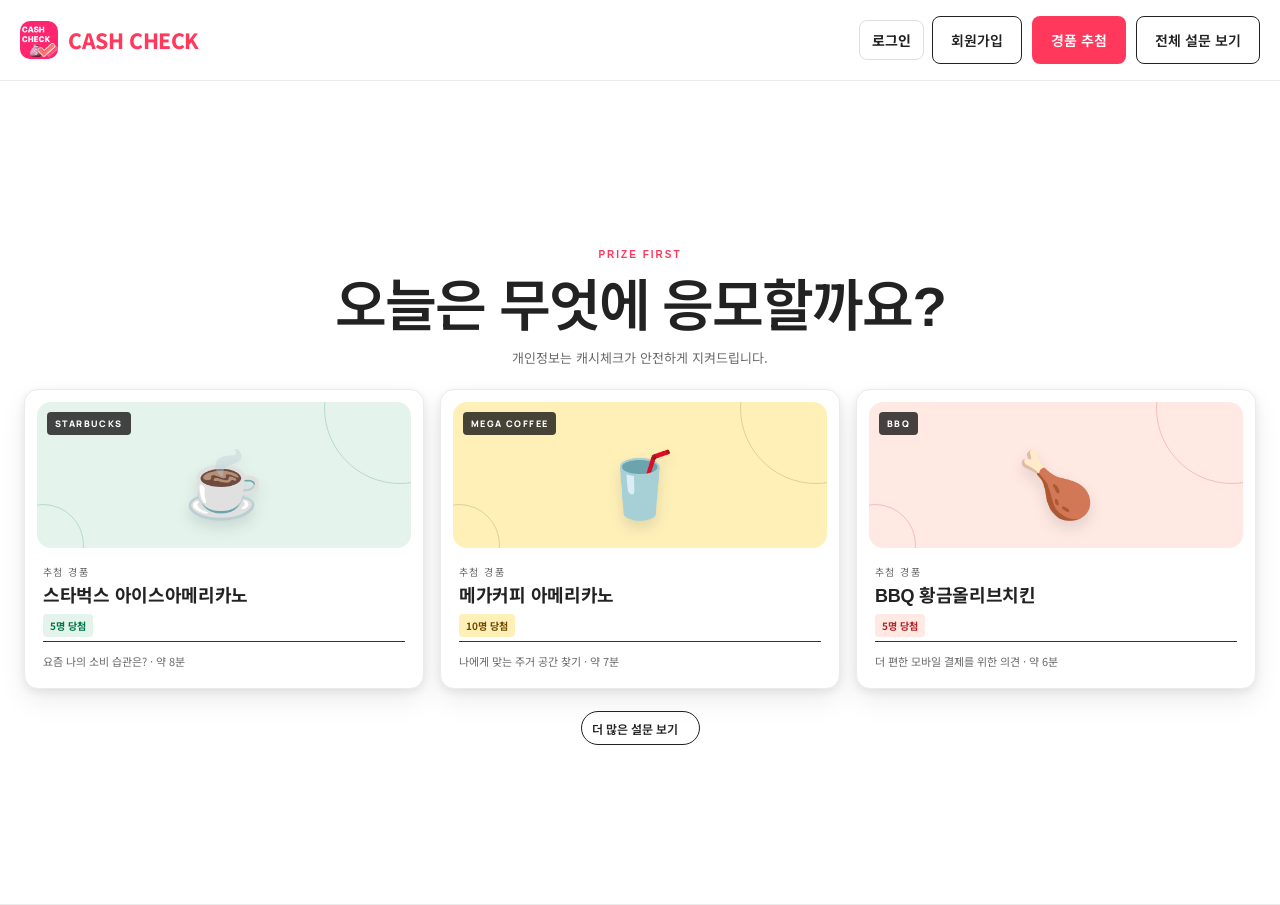
<file: index.html>
<!DOCTYPE html>
<html lang="ko">
<head>
  <meta charset="UTF-8" />
  <meta name="viewport" content="width=device-width, initial-scale=1.0" />
  <meta name="description" content="받고 싶은 경품을 먼저 고르고 연결된 설문에 참여하는 CASH CHECK" />
  <title>CASH CHECK — 경품으로 설문 고르기</title>
  <link rel="preconnect" href="https://fonts.googleapis.com" />
  <link rel="preconnect" href="https://fonts.gstatic.com" crossorigin />
  <link href="https://fonts.googleapis.com/css2?family=Gowun+Dodum&family=Manrope:wght@500;600;700;800&family=Noto+Sans+KR:wght@400;500;600;700;800&display=swap" rel="stylesheet" />
  <link rel="icon" type="image/png" href="./assets/cash-check-logo.png" />
  <link rel="stylesheet" href="./styles.css?v=20260716-logout-hover" />
</head>
<body class="landing-page">
  <a class="skip-link" href="#prizes">경품 목록으로 바로가기</a>

  <header class="site-header landing-header">
    <div class="nav-wrap">
      <a class="brand" href="./index.html" aria-label="CASH CHECK 홈">
        <img class="brand-logo" src="./assets/cash-check-logo.png" alt="" aria-hidden="true" />
        <span>CASH CHECK</span>
      </a>
      <div class="nav-actions">
        <div data-auth-slot></div>
        <a class="button button-small button-primary" href="./admin-draw.html">경품 추첨</a>
        <a class="button button-small button-dark" href="./surveys.html">전체 설문 보기</a>
      </div>
    </div>
  </header>

  <main class="landing-main">
    <section class="opening-section" id="prizes" aria-labelledby="openingTitle">
      <div class="section-shell opening-content">
        <div class="opening-copy">
          <p>PRIZE FIRST</p>
          <h1 id="openingTitle">오늘은 무엇에 응모할까요?</h1>
          <span>개인정보는 캐시체크가 안전하게 지켜드립니다.</span>
        </div>
        <div class="prize-grid" id="openingPrizeGrid" aria-live="polite"></div>
        <a class="opening-skip" href="./surveys.html">더 많은 설문 보기<span aria-hidden="true">→</span></a>
      </div>
    </section>
  </main>

  <script src="./survey-data.js?v=20260716-unified-survey-link" defer></script>
  <script src="/api/config.js" defer></script>
  <script src="./auth.js?v=20260716-2" defer></script>
  <script src="./landing.js" defer></script>
</body>
</html>
</file>
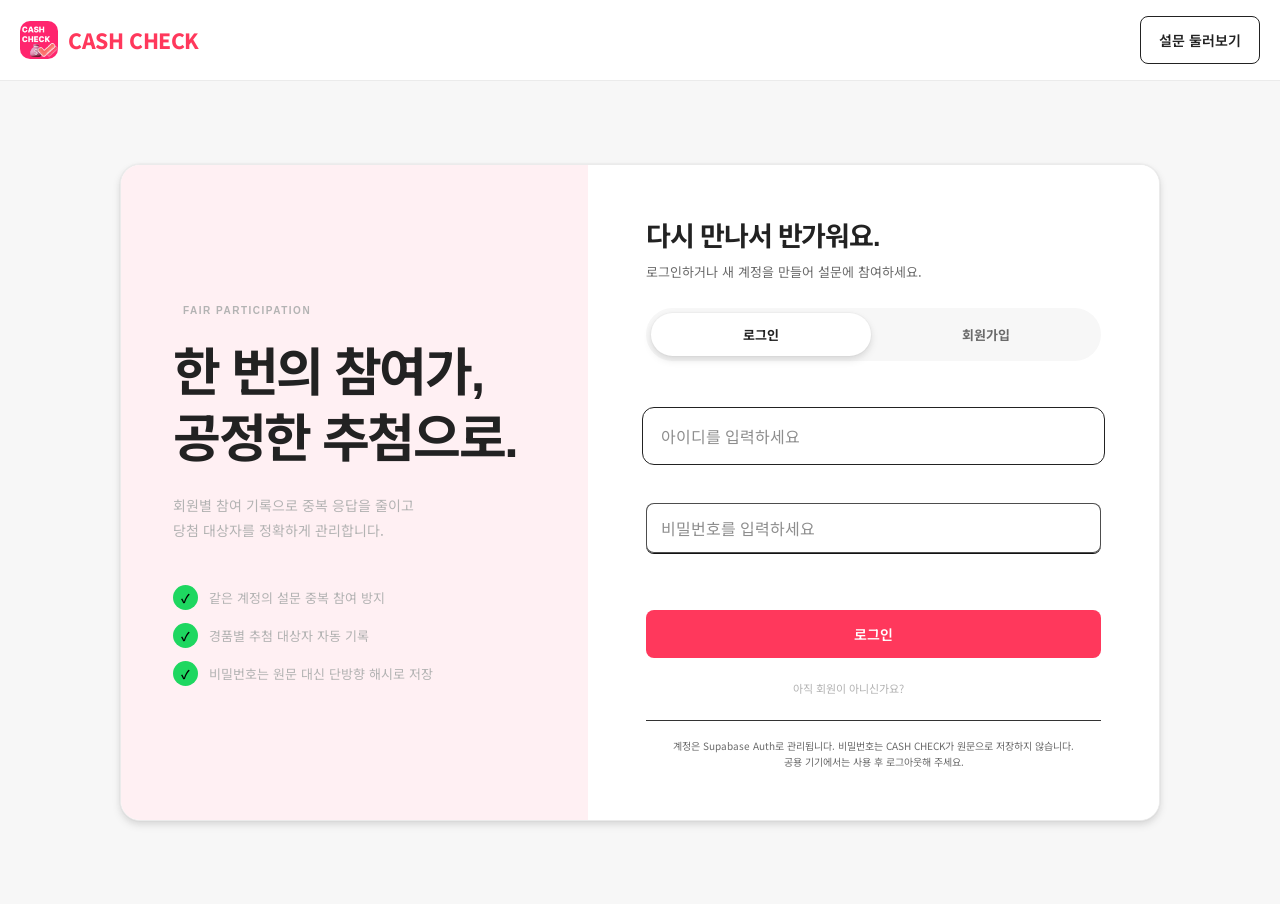
<file: admin-draw.html>
<!DOCTYPE html>
<html lang="ko">
<head>
  <meta charset="UTF-8" />
  <meta name="viewport" content="width=device-width, initial-scale=1.0" />
  <meta name="description" content="CASH CHECK 설문 경품 추첨과 공개된 당첨 결과를 확인하는 페이지" />
  <title>CASH CHECK · 경품 추첨 결과</title>
  <link rel="preconnect" href="https://fonts.googleapis.com" />
  <link rel="preconnect" href="https://fonts.gstatic.com" crossorigin />
  <link href="https://fonts.googleapis.com/css2?family=Manrope:wght@500;600;700;800&family=Noto+Sans+KR:wght@400;500;600;700;800&display=swap" rel="stylesheet" />
  <link rel="icon" type="image/png" href="./assets/cash-check-logo.png" />
  <link rel="stylesheet" href="./styles.css?v=20260716-multi-winner-draw" />
</head>
<body class="draw-page">
  <header class="site-header">
    <div class="nav-wrap">
      <a class="brand" href="./index.html" aria-label="CASH CHECK 홈"><img class="brand-logo" src="./assets/cash-check-logo.png" alt="" aria-hidden="true" /><span>CASH CHECK</span></a>
      <span class="draw-admin-badge" id="drawRoleBadge">추첨 결과 공개</span>
      <div class="nav-actions"><div data-auth-slot></div><a class="button button-small button-dark" href="./surveys.html">설문 목록</a></div>
    </div>
  </header>

  <main class="draw-main">
    <section class="draw-hero section-shell">
      <p class="kicker" id="drawHeroKicker">PRIZE DRAW RESULTS</p>
      <h1 id="drawHeroTitle">완료된 설문의<br />당첨 결과를 확인하세요.</h1>
      <p id="drawHeroDescription">추첨은 qwer 마스터 계정에서만 진행하며, 완료된 결과는 모든 로그인 사용자에게 공개합니다.</p>
    </section>

    <section class="section-shell draw-board-shell">
      <div class="draw-loading draw-access-state" id="drawLoading"><span class="loading-spinner" aria-hidden="true"></span><strong>Supabase 참여 기록을 불러오는 중입니다.</strong></div>
      <div class="draw-access-state" id="drawDenied" hidden><span aria-hidden="true">🔐</span><h2>로그인이 필요해요.</h2><p>로그인하면 공개된 경품 추첨 결과를 확인할 수 있어요.</p><a class="button button-primary" href="./auth.html?mode=login&next=./admin-draw.html">로그인하기</a></div>
      <div class="draw-access-state" id="drawEmpty" hidden><span aria-hidden="true">📋</span><h2 id="drawEmptyTitle">아직 공개된 추첨 결과가 없습니다.</h2><p id="drawEmptyDescription">추첨이 완료되면 설문별 당첨 결과가 여기에 공개됩니다.</p><a class="button button-ghost" href="./surveys.html">설문 목록 보기</a></div>
      <div class="draw-access-state draw-error-state" id="drawError" hidden><span aria-hidden="true">⚠️</span><h2>추첨 정보를 불러오지 못했어요.</h2><p id="drawErrorMessage"></p><button class="button button-dark" id="retryDrawData" type="button">다시 불러오기</button></div>
      <div class="draw-board-heading" id="drawBoardHeading" hidden><div><p class="draw-step-label" id="drawBoardLabel">DRAW RESULTS</p><h2 id="drawBoardTitle">공개된 당첨 결과</h2></div><button class="text-button" id="refreshDrawData" type="button">결과 새로고침</button></div>
      <div class="wheel-grid" id="wheelGrid" aria-live="polite"></div>
    </section>
  </main>

  <div class="draw-toast" id="drawToast" role="status" aria-live="polite"></div>
  <script src="./survey-data.js?v=20260716-unified-survey-link" defer></script>
  <script src="/api/config.js" defer></script>
  <script src="./auth.js?v=20260716-3" defer></script>
  <script src="./admin-draw.js?v=20260716-multi-winner-draw" defer></script>
</body>
</html>
</file>
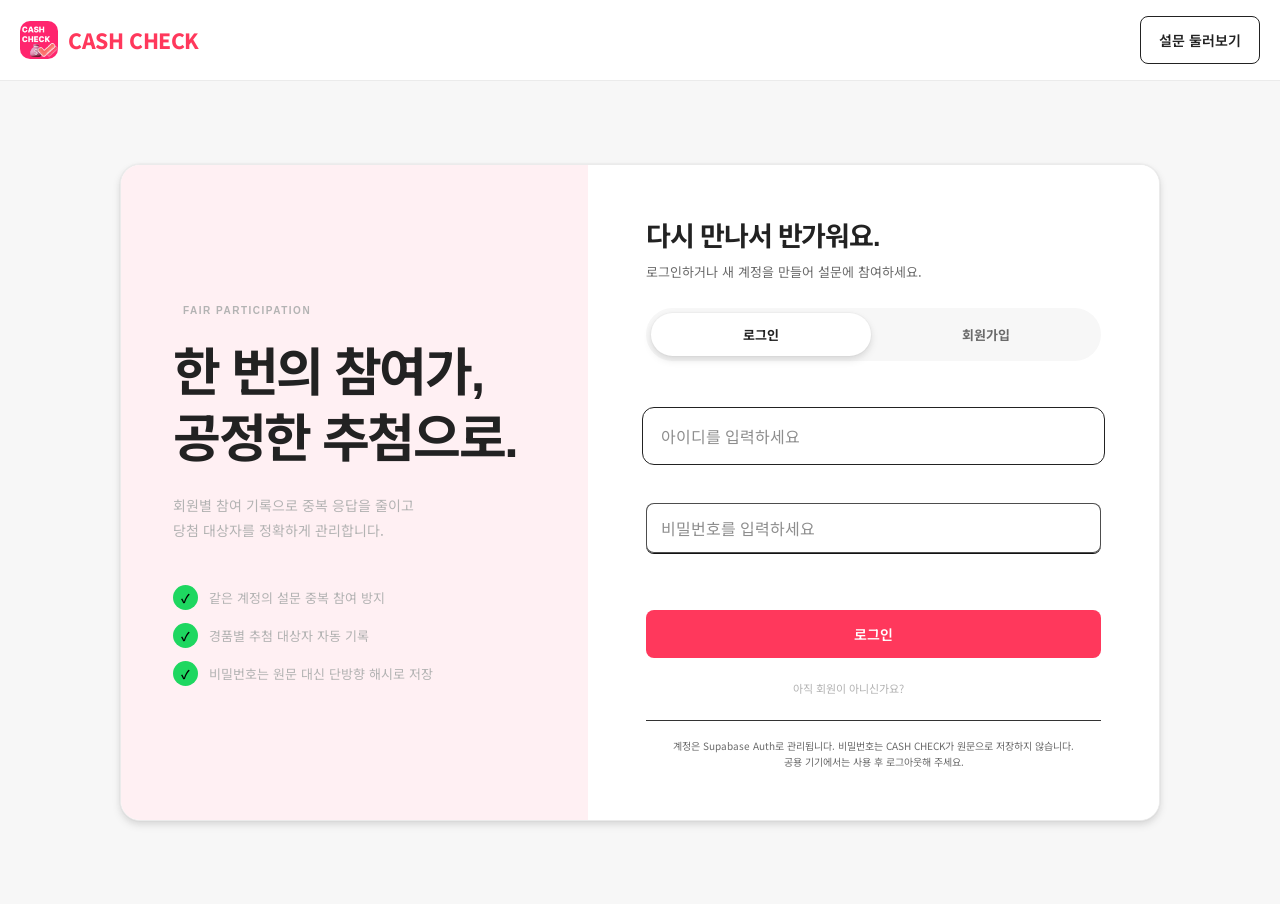
<file: auth.html>
<!DOCTYPE html>
<html lang="ko">
<head>
  <meta charset="UTF-8" />
  <meta name="viewport" content="width=device-width, initial-scale=1.0" />
  <meta name="description" content="CASH CHECK 회원가입 및 로그인" />
  <title>CASH CHECK — 로그인·회원가입</title>
  <link rel="preconnect" href="https://fonts.googleapis.com" />
  <link rel="preconnect" href="https://fonts.gstatic.com" crossorigin />
  <link href="https://fonts.googleapis.com/css2?family=Gowun+Dodum&family=Manrope:wght@500;600;700;800&family=Noto+Sans+KR:wght@400;500;600;700;800&display=swap" rel="stylesheet" />
  <link rel="icon" type="image/png" href="./assets/cash-check-logo.png" />
  <link rel="stylesheet" href="./styles.css?v=20260716-logout-hover" />
</head>
<body class="auth-page">
  <a class="skip-link" href="#authContent">로그인 영역으로 바로가기</a>

  <header class="site-header auth-header">
    <div class="nav-wrap">
      <a class="brand" href="./index.html" aria-label="CASH CHECK 홈">
        <img class="brand-logo" src="./assets/cash-check-logo.png" alt="" aria-hidden="true" />
        <span>CASH CHECK</span>
      </a>
      <a class="button button-small button-dark" href="./surveys.html">설문 둘러보기</a>
    </div>
  </header>

  <main class="auth-main" id="authContent">
    <section class="auth-shell" aria-labelledby="authTitle">
      <div class="auth-intro">
        <p class="auth-kicker">FAIR PARTICIPATION</p>
        <h1 id="authTitle">한 번의 참여가,<br />공정한 추첨으로.</h1>
        <p>회원별 참여 기록으로 중복 응답을 줄이고<br />당첨 대상자를 정확하게 관리합니다.</p>
        <ul class="auth-benefits">
          <li><b>✓</b> 같은 계정의 설문 중복 참여 방지</li>
          <li><b>✓</b> 경품별 추첨 대상자 자동 기록</li>
          <li><b>✓</b> 비밀번호는 원문 대신 단방향 해시로 저장</li>
        </ul>
      </div>

      <div class="auth-panel">
        <div id="authForms">
          <div class="auth-panel-head">
            <h2>다시 만나서 반가워요.</h2>
            <p>로그인하거나 새 계정을 만들어 설문에 참여하세요.</p>
          </div>

          <div class="auth-tabs" role="tablist" aria-label="회원 메뉴">
            <button class="auth-tab active" id="loginTab" type="button" role="tab" aria-selected="true" aria-controls="loginPanel" data-auth-tab="login">로그인</button>
            <button class="auth-tab" id="signupTab" type="button" role="tab" aria-selected="false" aria-controls="signupPanel" data-auth-tab="signup">회원가입</button>
          </div>

          <section id="loginPanel" role="tabpanel" aria-labelledby="loginTab">
            <form class="auth-form" id="loginForm" novalidate>
              <div class="auth-field">
                <label for="loginId">아이디</label>
                <input id="loginId" name="userId" type="text" autocomplete="username" placeholder="아이디를 입력하세요" required />
              </div>
              <div class="auth-field">
                <label for="loginPassword">비밀번호</label>
                <input id="loginPassword" name="password" type="password" autocomplete="current-password" placeholder="비밀번호를 입력하세요" required />
              </div>
              <p class="auth-message" id="loginMessage" role="status" aria-live="polite"></p>
              <button class="button button-primary button-full auth-submit" type="submit">로그인</button>
              <p class="auth-switch">아직 회원이 아니신가요? <button type="button" data-switch-auth="signup">회원가입</button></p>
            </form>
          </section>

          <section id="signupPanel" role="tabpanel" aria-labelledby="signupTab" hidden>
            <form class="auth-form" id="signupForm" novalidate>
              <div class="auth-field">
                <label for="signupId">아이디</label>
                <input id="signupId" name="userId" type="text" autocomplete="username" placeholder="영문·숫자 4~20자" minlength="4" maxlength="20" required />
                <small>영문으로 시작하고 영문, 숫자, 밑줄만 사용할 수 있어요.</small>
              </div>
              <div class="auth-field">
                <label for="signupName">이름</label>
                <input id="signupName" name="name" type="text" autocomplete="name" placeholder="추첨 대상자 확인용 이름" maxlength="30" required />
              </div>
              <div class="auth-field">
                <label for="signupPhone">휴대전화</label>
                <input id="signupPhone" name="phone" type="tel" inputmode="numeric" autocomplete="tel" placeholder="01012345678" maxlength="13" required />
                <small>당첨 시 기프티콘 전달에만 사용합니다.</small>
              </div>
              <div class="auth-field">
                <label for="signupPassword">비밀번호</label>
                <input id="signupPassword" name="password" type="password" autocomplete="new-password" placeholder="영문과 숫자를 포함한 8자 이상" minlength="8" required />
              </div>
              <div class="auth-field">
                <label for="signupPasswordConfirm">비밀번호 확인</label>
                <input id="signupPasswordConfirm" name="passwordConfirm" type="password" autocomplete="new-password" placeholder="비밀번호를 다시 입력하세요" required />
              </div>
              <label class="auth-agreement">
                <input id="privacyConsent" name="privacyConsent" type="checkbox" required />
                <span>중복 참여 확인과 경품 추첨·전달을 위한 회원정보 수집 및 이용에 동의합니다.</span>
              </label>
              <p class="auth-message" id="signupMessage" role="status" aria-live="polite"></p>
              <button class="button button-primary button-full auth-submit" type="submit">회원가입</button>
              <p class="auth-switch">이미 계정이 있으신가요? <button type="button" data-switch-auth="login">로그인</button></p>
            </form>
          </section>

          <p class="auth-security">계정은 Supabase Auth로 관리됩니다. 비밀번호는 CASH CHECK가 원문으로 저장하지 않습니다.<br />공용 기기에서는 사용 후 로그아웃해 주세요.</p>
        </div>

        <section class="account-view" id="accountView" aria-labelledby="accountTitle" hidden>
          <div class="account-badge" aria-hidden="true">✓</div>
          <h2 id="accountTitle"><span id="accountName"></span>님, 로그인했어요.</h2>
          <p>회원별 참여 기록을 기준으로 중복 참여를 확인합니다.</p>
          <div class="account-summary">
            <div><span>아이디</span><strong id="accountId"></strong></div>
            <div><span>참여 설문</span><strong><span id="participationCount">0</span>개</strong></div>
          </div>
          <div class="participation-history">
            <h3>내 설문 참여 기록</h3>
            <ul class="participation-list" id="participationList"></ul>
          </div>
          <div class="account-actions">
            <a class="button button-primary" href="./admin-draw.html" data-master-only hidden>경품 추첨 관리</a>
            <a class="button button-primary" href="./surveys.html">설문 둘러보기</a>
            <button class="button button-ghost" type="button" data-auth-logout>로그아웃</button>
          </div>
        </section>
      </div>
    </section>
  </main>

  <script src="./survey-data.js?v=20260716-unified-survey-link" defer></script>
  <script src="/api/config.js" defer></script>
  <script src="./auth.js?v=20260716-2" defer></script>
</body>
</html>
</file>
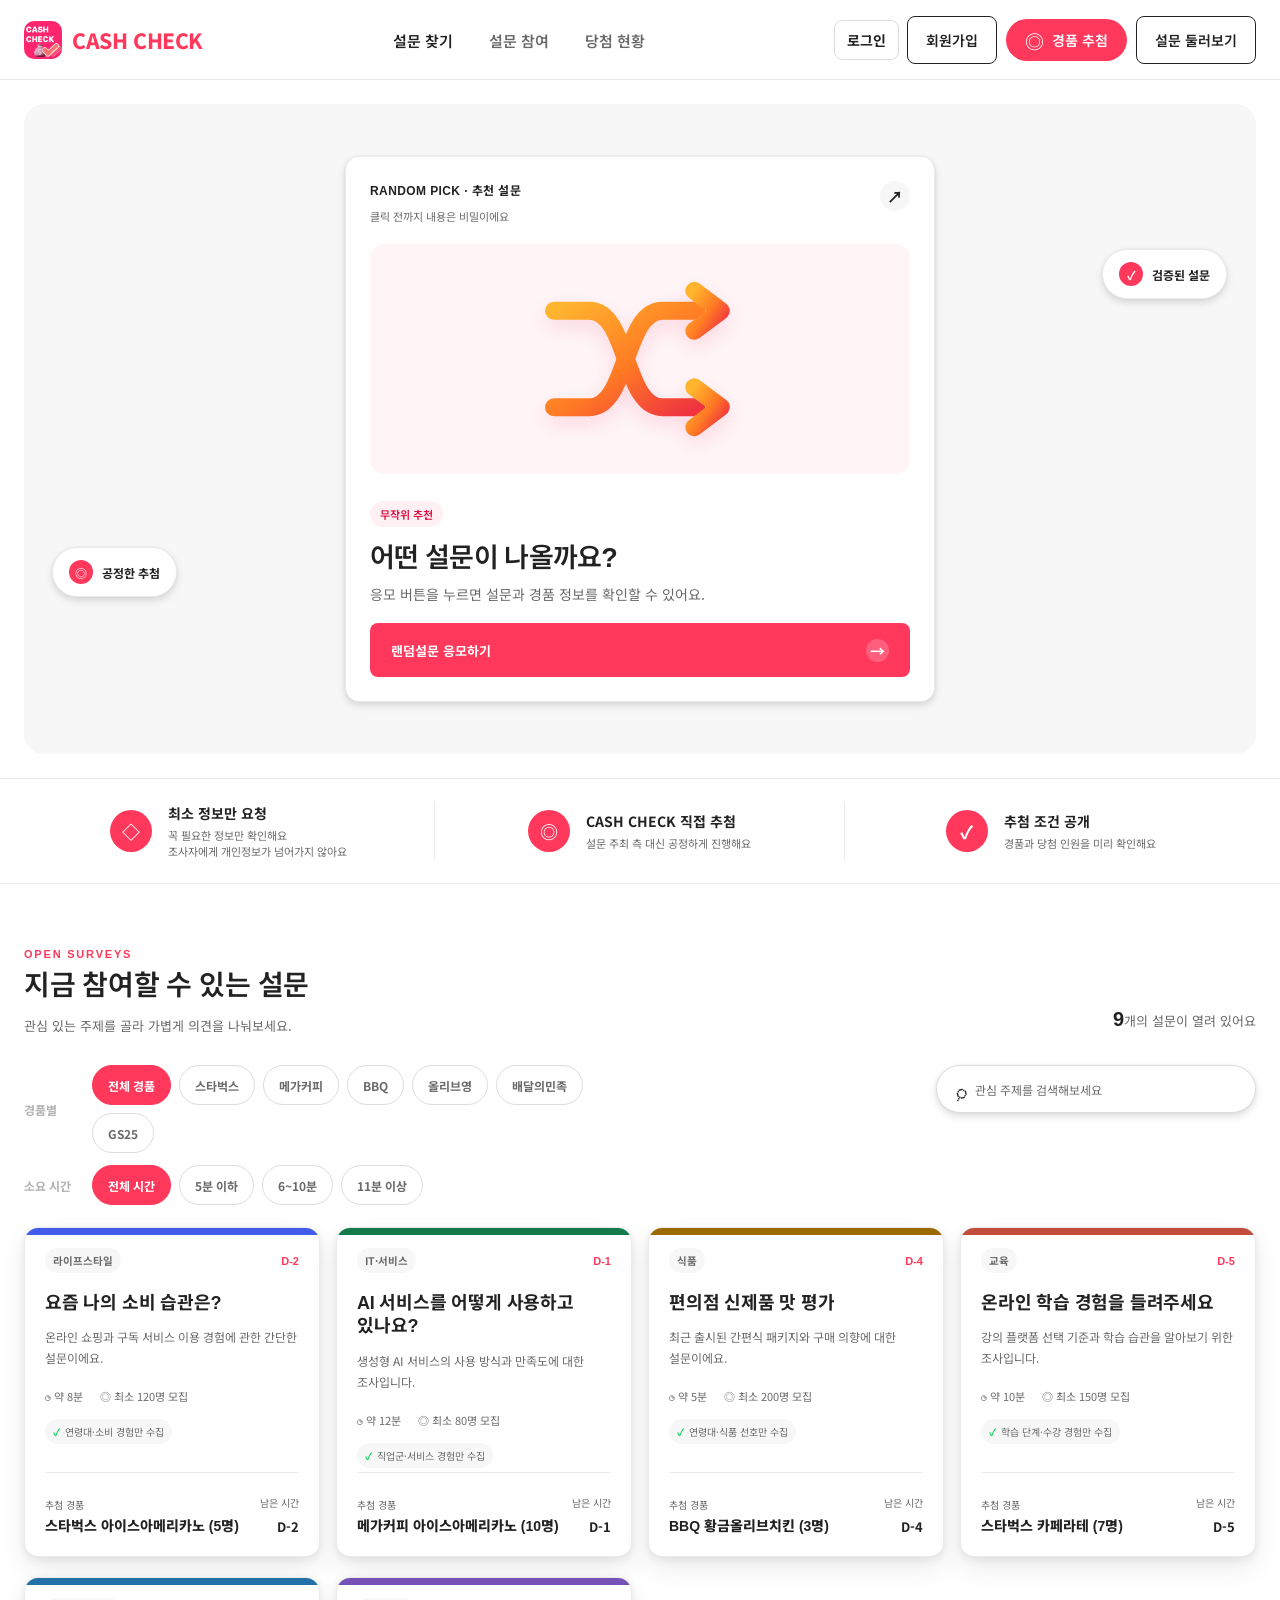
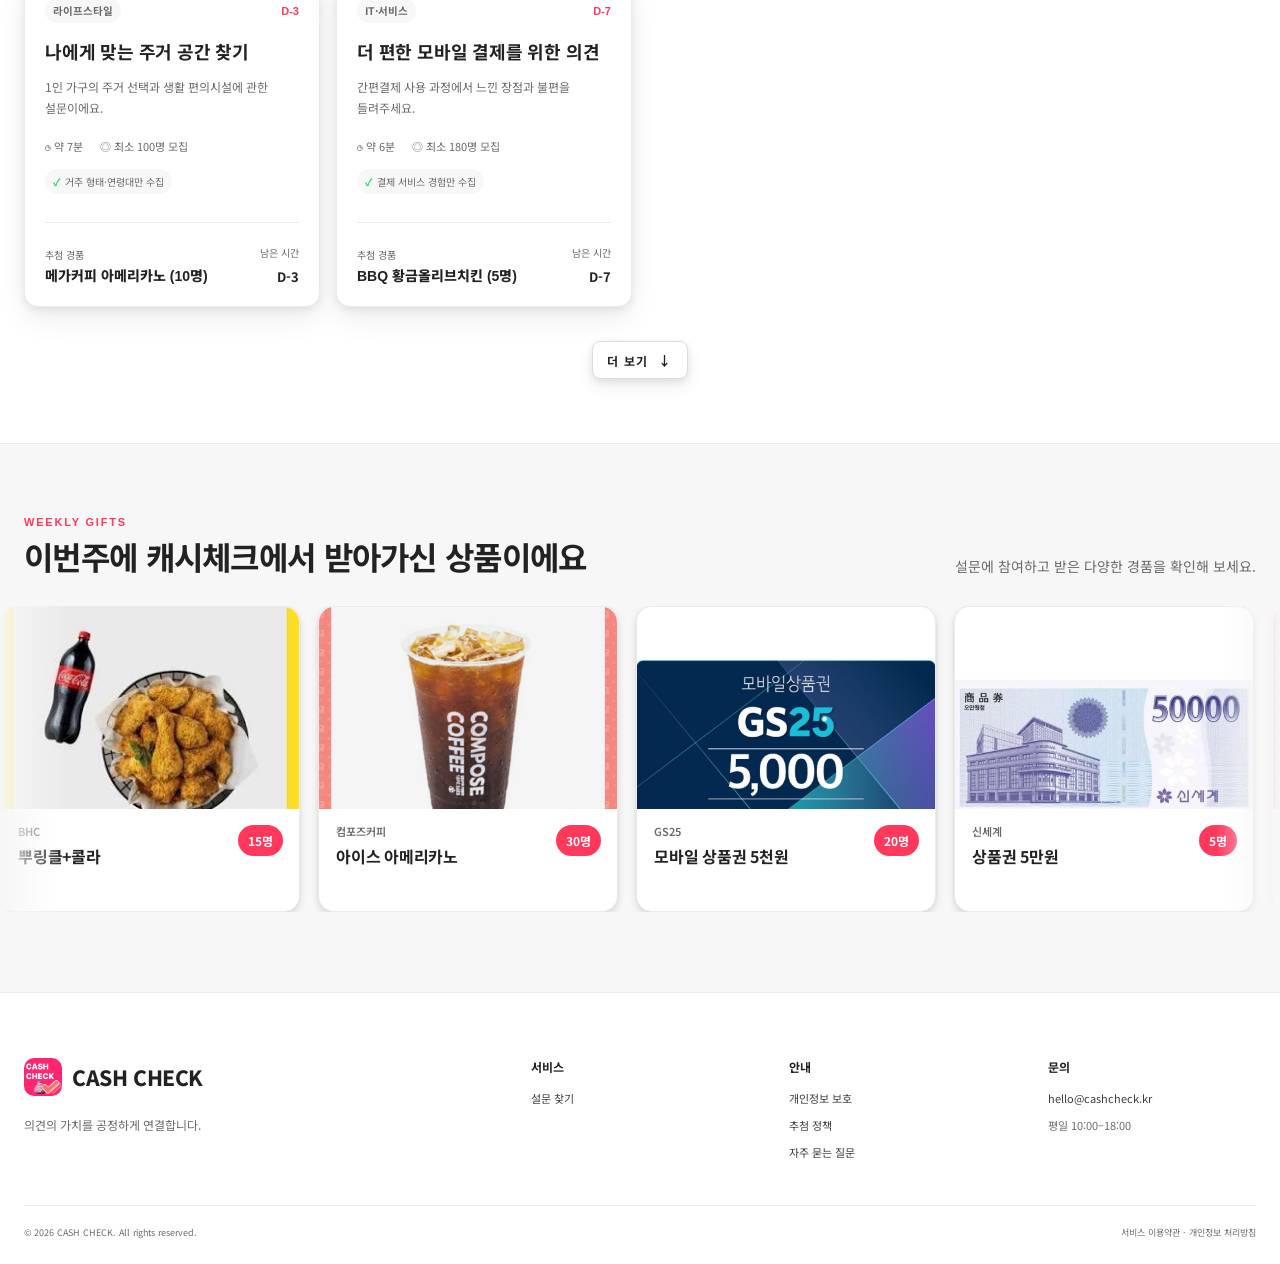
<file: surveys.html>
<!DOCTYPE html>
<html lang="ko">
<head>
  <meta charset="UTF-8" />
  <meta name="viewport" content="width=device-width, initial-scale=1.0" />
  <meta name="description" content="개인정보 노출은 줄이고, 설문 경품 추첨은 투명하게 진행하는 설문 중계 플랫폼 CASH CHECK" />
  <title>CASH CHECK — 설문 찾기</title>
  <link rel="preconnect" href="https://fonts.googleapis.com" />
  <link rel="preconnect" href="https://fonts.gstatic.com" crossorigin />
  <link href="https://fonts.googleapis.com/css2?family=Gowun+Dodum&family=Manrope:wght@500;600;700;800&family=Noto+Sans+KR:wght@400;500;600;700;800&display=swap" rel="stylesheet" />
  <link rel="icon" type="image/png" href="./assets/cash-check-logo.png" />
  <link rel="stylesheet" href="./styles.css?v=20260716-logout-hover" />
</head>
<body class="survey-page">
  <a class="skip-link" href="#survey-board">설문 목록으로 바로가기</a>

  <header class="site-header">
    <div class="nav-wrap">
      <a class="brand" href="./index.html" aria-label="CASH CHECK 랜딩페이지">
        <img class="brand-logo" src="./assets/cash-check-logo.png" alt="" aria-hidden="true" />
        <span>CASH CHECK</span>
      </a>

      <nav class="desktop-nav" aria-label="주요 메뉴">
        <a href="#survey-board">설문 찾기</a>
        <a href="#survey-board">설문 참여</a>
        <a href="#gifticon-status">당첨 현황</a>
      </nav>

      <div class="nav-actions">
        <div data-auth-slot></div>
        <a class="button button-small button-primary master-sidebar-button" href="./admin-draw.html"><span aria-hidden="true">◎</span> 경품 추첨</a>
        <a class="button button-small button-dark" href="#survey-board">설문 둘러보기</a>
        <button class="menu-button" id="menuButton" type="button" aria-label="메뉴 열기" aria-expanded="false">
          <span></span><span></span>
        </button>
      </div>
    </div>
    <nav class="mobile-nav" id="mobileNav" aria-label="모바일 메뉴">
      <a href="#survey-board">설문 찾기</a>
      <a href="#survey-board">설문 참여</a>
      <a href="#gifticon-status">당첨 현황</a>
      <a href="./admin-draw.html" class="mobile-draw-link">◎ 경품 추첨</a>
      <div class="mobile-auth" data-auth-mobile></div>
    </nav>
  </header>

  <main id="top">
    <section class="hero section-shell">
      <div class="hero-visual" aria-label="랜덤 추천 설문">
        <div class="orbit orbit-one"></div>
        <div class="orbit orbit-two"></div>
        <div class="floating-note note-top"><span>✓</span> 검증된 설문</div>
        <div class="floating-note note-bottom"><span>◎</span> 공정한 추첨</div>
        <article class="preview-card" id="featuredSurveyCard">
          <div class="preview-head">
            <div>
              <p>RANDOM PICK · 추천 설문</p>
              <span id="featuredDeadline">클릭 전까지 내용은 비밀이에요</span>
            </div>
            <span class="bookmark-icon" aria-hidden="true">↗</span>
          </div>
          <div class="preview-illustration random-pick-illustration" aria-hidden="true">
            <img src="./assets/random-shuffle.svg" alt="" />
          </div>
          <div class="featured-mystery-copy">
            <span>무작위 추천</span>
            <h2>어떤 설문이 나올까요?</h2>
            <p>응모 버튼을 누르면 설문과 경품 정보를 확인할 수 있어요.</p>
          </div>
          <span class="preview-cta">랜덤설문 응모하기 <b aria-hidden="true">→</b></span>
          <button class="preview-hit" id="featuredSurveyButton" type="button" aria-label="추천 설문 자세히 보기"></button>
        </article>
      </div>
    </section>

    <section class="trust-strip" id="trust" aria-label="CASH CHECK 운영 원칙">
      <div class="section-shell trust-grid">
        <div class="trust-item"><span class="trust-icon shield-icon" aria-hidden="true">◇</span><div><strong>최소 정보만 요청</strong><p>꼭 필요한 정보만 확인해요</p><p>조사자에게 개인정보가 넘어가지 않아요</p></div></div>
        <div class="trust-item"><span class="trust-icon" aria-hidden="true">◎</span><div><strong>CASH CHECK 직접 추첨</strong><p>설문 주최 측 대신 공정하게 진행해요</p></div></div>
        <div class="trust-item"><span class="trust-icon" aria-hidden="true">✓</span><div><strong>추첨 조건 공개</strong><p>경품과 당첨 인원을 미리 확인해요</p></div></div>
      </div>
    </section>

    <section class="survey-section" id="survey-board">
      <div class="section-shell">
        <div class="section-heading">
          <div>
            <p class="kicker">OPEN SURVEYS</p>
            <h2>지금 참여할 수 있는 설문</h2>
            <p>관심 있는 주제를 골라 가볍게 의견을 나눠보세요.</p>
          </div>
          <div class="result-summary"><strong id="surveyCount">0</strong>개의 설문이 열려 있어요</div>
        </div>

        <div class="survey-toolbar">
          <div class="filter-groups">
            <div class="filter-row">
              <span class="filter-label">경품별</span>
              <div class="filter-tabs reward-filters" id="rewardFilters" role="group" aria-label="설문 경품 필터"></div>
            </div>
            <div class="filter-row">
              <span class="filter-label">소요 시간</span>
              <div class="filter-tabs" id="durationFilters" role="group" aria-label="설문 소요 시간 필터">
                <button class="filter-chip active" type="button" data-duration="all">전체 시간</button>
                <button class="filter-chip" type="button" data-duration="short">5분 이하</button>
                <button class="filter-chip" type="button" data-duration="medium">6~10분</button>
                <button class="filter-chip" type="button" data-duration="long">11분 이상</button>
              </div>
            </div>
          </div>
          <label class="search-box">
            <span aria-hidden="true">⌕</span>
            <span class="sr-only">설문 검색</span>
            <input id="searchInput" type="search" placeholder="관심 주제를 검색해보세요" autocomplete="off" />
          </label>
        </div>

        <div class="survey-grid" id="surveyGrid" aria-live="polite"></div>
        <div class="empty-state" id="emptyState" hidden>
          <span>⌕</span>
          <h3>조건에 맞는 설문이 없어요</h3>
          <p>다른 검색어나 필터 조건으로 찾아보세요.</p>
          <button class="button button-ghost" id="resetFilters" type="button">필터 초기화</button>
        </div>
        <div class="load-more-wrap" id="loadMoreWrap" hidden>
          <button class="load-more-button" id="loadMoreButton" type="button" aria-controls="surveyGrid">더 보기 <span aria-hidden="true">↓</span></button>
        </div>
      </div>
    </section>

    <section class="gifticon-section" id="gifticon-status" aria-labelledby="gifticonTitle">
      <div class="section-shell gifticon-heading">
        <div>
          <p class="kicker">WEEKLY GIFTS</p>
          <h2 id="gifticonTitle">이번주에 캐시체크에서 받아가신 상품이에요</h2>
        </div>
        <p>설문에 참여하고 받은 다양한 경품을 확인해 보세요.</p>
      </div>
      <div class="gifticon-belt" aria-label="이번 주 캐시체크에서 받아간 상품 목록">
        <div class="gifticon-track">
          <div class="gifticon-list" role="list">
            <article class="gifticon-item" role="listitem"><img src="./assets/gifticon-bhc.jpg" alt="BHC 뿌링클과 콜라 기프티콘" /><div><span>BHC</span><strong>뿌링클+콜라</strong><b>15명</b></div></article>
            <article class="gifticon-item" role="listitem"><img src="./assets/gifticon-compose.jpg" alt="컴포즈커피 아이스 아메리카노 기프티콘" /><div><span>컴포즈커피</span><strong>아이스 아메리카노</strong><b>30명</b></div></article>
            <article class="gifticon-item" role="listitem"><img src="./assets/gifticon-gs25.jpg" alt="GS25 모바일 상품권 기프티콘" /><div><span>GS25</span><strong>모바일 상품권 5천원</strong><b>20명</b></div></article>
            <article class="gifticon-item" role="listitem"><img src="./assets/gifticon-shinsegae.jpg" alt="신세계 상품권 기프티콘" /><div><span>신세계</span><strong>상품권 5만원</strong><b>5명</b></div></article>
            <article class="gifticon-item" role="listitem"><img src="./assets/gifticon-cake.jpg" alt="파리바게뜨 티라미수 케이크 기프티콘" /><div><span>파리바게뜨</span><strong>티라미수 케이크</strong><b>10명</b></div></article>
            <article class="gifticon-item" role="listitem"><img src="./assets/gifticon-cu-cash.jpg" alt="CU 모바일 금액권 기프티콘" /><div><span>CU</span><strong>모바일 금액권 1천원</strong><b>25명</b></div></article>
            <article class="gifticon-item" role="listitem"><img src="./assets/gifticon-pepero.jpg" alt="CU 빼빼로 아몬드 기프티콘" /><div><span>CU</span><strong>빼빼로 아몬드</strong><b>20명</b></div></article>
          </div>
          <div class="gifticon-list" aria-hidden="true">
            <article class="gifticon-item"><img src="./assets/gifticon-bhc.jpg" alt="" /><div><span>BHC</span><strong>뿌링클+콜라</strong><b>15명</b></div></article>
            <article class="gifticon-item"><img src="./assets/gifticon-compose.jpg" alt="" /><div><span>컴포즈커피</span><strong>아이스 아메리카노</strong><b>30명</b></div></article>
            <article class="gifticon-item"><img src="./assets/gifticon-gs25.jpg" alt="" /><div><span>GS25</span><strong>모바일 상품권 5천원</strong><b>20명</b></div></article>
            <article class="gifticon-item"><img src="./assets/gifticon-shinsegae.jpg" alt="" /><div><span>신세계</span><strong>상품권 5만원</strong><b>5명</b></div></article>
            <article class="gifticon-item"><img src="./assets/gifticon-cake.jpg" alt="" /><div><span>파리바게뜨</span><strong>티라미수 케이크</strong><b>10명</b></div></article>
            <article class="gifticon-item"><img src="./assets/gifticon-cu-cash.jpg" alt="" /><div><span>CU</span><strong>모바일 금액권 1천원</strong><b>25명</b></div></article>
            <article class="gifticon-item"><img src="./assets/gifticon-pepero.jpg" alt="" /><div><span>CU</span><strong>빼빼로 아몬드</strong><b>20명</b></div></article>
          </div>
        </div>
      </div>
    </section>

  </main>

  <footer class="site-footer">
    <div class="section-shell footer-grid">
      <div>
        <a class="brand footer-brand" href="./index.html"><img class="brand-logo" src="./assets/cash-check-logo.png" alt="" aria-hidden="true" /><span>CASH CHECK</span></a>
        <p>의견의 가치를 공정하게 연결합니다.</p>
      </div>
      <div class="footer-links">
        <div><strong>서비스</strong><a href="#survey-board">설문 찾기</a></div>
        <div><strong>안내</strong><a href="#trust">개인정보 보호</a><a href="#trust">추첨 정책</a><button type="button" data-toast="자주 묻는 질문 페이지는 다음 단계에서 연결할 수 있어요.">자주 묻는 질문</button></div>
        <div><strong>문의</strong><a href="mailto:hello@cashcheck.kr">hello@cashcheck.kr</a><span>평일 10:00–18:00</span></div>
      </div>
    </div>
    <div class="section-shell footer-bottom"><span>© 2026 CASH CHECK. All rights reserved.</span><span>서비스 이용약관 · 개인정보 처리방침</span></div>
  </footer>

  <div class="modal-backdrop" id="surveyModal" hidden>
    <section class="modal" role="dialog" aria-modal="true" aria-labelledby="modalTitle">
      <button class="modal-close" id="modalClose" type="button" aria-label="닫기">×</button>
      <div id="modalContent"></div>
    </section>
  </div>

  <div class="toast" id="toast" role="status" aria-live="polite"></div>
  <script src="./survey-data.js?v=20260716-unified-survey-link" defer></script>
  <script src="/api/config.js" defer></script>
  <script src="./auth.js?v=20260716-3" defer></script>
  <script src="./app.js?v=20260716-survey-start-label" defer></script>
</body>
</html>
</file>
<file: styles.css>
:root {
  --navy: #17233f;
  --navy-2: #233154;
  --blue: #425bea;
  --blue-dark: #3046cb;
  --blue-soft: #eef0ff;
  --coral: #ff705c;
  --yellow: #ffcf4a;
  --mint: #98e6c1;
  --cream: #fbf8f0;
  --paper: #fffefa;
  --white: #ffffff;
  --ink: #18213a;
  --muted: #6f7585;
  --line: #e6e4dd;
  --shadow: 0 18px 45px rgba(26, 37, 68, 0.1);
  --radius: 24px;
}

* { box-sizing: border-box; }
[hidden] { display: none !important; }
html { scroll-behavior: smooth; }
body {
  margin: 0;
  color: var(--ink);
  background: var(--paper);
  font-family: "Noto Sans KR", sans-serif;
  word-break: keep-all;
}
body.modal-open { overflow: hidden; }
button, input { font: inherit; }
button, a { -webkit-tap-highlight-color: transparent; }
a { color: inherit; text-decoration: none; }
button { color: inherit; }

.skip-link { position: fixed; left: 16px; top: -60px; z-index: 200; padding: 12px 18px; background: var(--navy); color: white; border-radius: 10px; }
.skip-link:focus { top: 12px; }
.sr-only { position: absolute; width: 1px; height: 1px; margin: -1px; clip: rect(0, 0, 0, 0); overflow: hidden; }
.section-shell { width: min(1180px, calc(100% - 48px)); margin-inline: auto; }

.site-header { position: sticky; top: 0; z-index: 50; background: rgba(255, 254, 250, 0.92); border-bottom: 1px solid rgba(230, 228, 221, 0.85); backdrop-filter: blur(16px); }
.nav-wrap { width: min(1240px, calc(100% - 40px)); min-height: 76px; margin: auto; display: flex; align-items: center; justify-content: space-between; gap: 32px; }
.brand { display: inline-flex; align-items: center; gap: 10px; font-family: "Manrope", "Noto Sans KR", sans-serif; font-size: 22px; font-weight: 800; letter-spacing: -1px; white-space: nowrap; }
.brand-logo { width: 36px; height: 36px; border-radius: 7px; object-fit: cover; flex: 0 0 auto; box-shadow: 0 8px 22px rgba(0,0,0,.2); }
.brand-mark { position: relative; width: 29px; height: 27px; display: inline-flex; align-items: flex-end; gap: 3px; transform: rotate(-2deg); }
.brand-mark > span { display: block; width: 8px; border: 2px solid var(--navy); border-radius: 8px 8px 5px 5px; background: var(--yellow); }
.brand-mark > span:nth-child(1) { height: 17px; transform: rotate(-10deg); }
.brand-mark > span:nth-child(2) { height: 25px; background: var(--coral); }
.brand-mark > span:nth-child(3) { height: 20px; transform: rotate(9deg); background: var(--mint); }
.desktop-nav { display: flex; align-items: center; gap: 34px; margin-left: auto; }
.desktop-nav a { position: relative; font-size: 14px; font-weight: 600; color: #3f485e; }
.desktop-nav a::after { content: ""; position: absolute; height: 2px; left: 0; right: 100%; bottom: -7px; background: var(--blue); transition: right .2s; }
.desktop-nav a:hover::after { right: 0; }
.nav-actions { display: flex; align-items: center; gap: 10px; }
.auth-links, .auth-user-menu { display: flex; align-items: center; gap: 8px; }
.auth-user-chip { max-width: 118px; overflow: hidden; color: var(--navy); font-size: 13px; font-weight: 700; text-overflow: ellipsis; white-space: nowrap; }
.auth-logout { border: 0; background: transparent; color: var(--muted); font-size: 12px; cursor: pointer; padding: 8px 4px; }
.auth-logout:hover { color: var(--blue); }
.text-button { border: 0; background: transparent; font-size: 14px; cursor: pointer; padding: 10px; }
.menu-button { display: none; width: 42px; height: 42px; border: 1px solid var(--line); border-radius: 50%; background: white; cursor: pointer; }
.menu-button span { width: 17px; height: 2px; display: block; background: var(--navy); margin: 4px auto; transition: .2s; }
.mobile-nav { display: none; padding: 4px 24px 20px; background: var(--paper); }
.mobile-nav a { display: block; padding: 12px 0; font-weight: 600; border-bottom: 1px solid var(--line); }

.button { min-height: 50px; display: inline-flex; align-items: center; justify-content: center; gap: 12px; padding: 0 24px; border: 1px solid transparent; border-radius: 999px; font-weight: 700; font-size: 15px; cursor: pointer; transition: transform .2s, background .2s, box-shadow .2s; }
.button:hover { transform: translateY(-2px); }
.button-small { min-height: 43px; padding: 0 18px; font-size: 13px; }
.button-dark { color: white; background: var(--navy); }
.button-dark:hover { background: var(--blue); }
.button-primary { background: var(--blue); color: white; box-shadow: 0 10px 20px rgba(66, 91, 234, .23); }
.button-primary:hover { background: var(--blue-dark); }
.button-primary span, .button-light span { font-size: 19px; }
.button-ghost { color: var(--navy); background: white; border-color: #cfd2da; }
.button-ghost:hover { border-color: var(--navy); }
.button-light { background: white; color: var(--blue-dark); }
.button-full { width: 100%; border-radius: 13px; }

.opening-section { min-height: calc(100svh - 76px); display: grid; align-items: center; padding: 42px 0 34px; overflow: hidden; background: linear-gradient(180deg, #f4f1ff 0%, var(--paper) 76%); border-bottom: 1px solid var(--line); }
.opening-content { display: grid; justify-items: center; gap: 26px; }
.opening-copy { text-align: center; }
.opening-copy > p { width: max-content; margin: 0 auto 10px; padding: 5px 9px; color: var(--blue); background: var(--blue-soft); border-radius: 999px; font: 800 10px "Manrope", sans-serif; letter-spacing: 1.4px; }
.opening-copy h1 { margin: 0; font-family: "Gowun Dodum", sans-serif; font-size: clamp(38px, 4.5vw, 58px); font-weight: 400; line-height: 1.22; letter-spacing: -2.5px; }
.opening-copy > span { display: block; margin-top: 10px; color: var(--muted); font-size: 13px; }
.prize-grid { width: 100%; display: grid; grid-template-columns: repeat(3, 1fr); gap: 18px; }
.prize-card { position: relative; overflow: hidden; min-height: 296px; display: flex; flex-direction: column; padding: 14px; background: white; border: 1px solid var(--line); border-radius: 22px; box-shadow: 0 14px 34px rgba(26, 37, 68, .08); transition: transform .2s, box-shadow .2s, border-color .2s; }
.prize-card:hover { border-color: color-mix(in srgb, var(--prize-ink) 35%, white); box-shadow: 0 18px 40px rgba(26, 37, 68, .13); transform: translateY(-5px); }
.prize-brand { position: absolute; z-index: 2; left: 24px; top: 24px; padding: 5px 8px; color: var(--prize-ink); background: rgba(255,255,255,.88); border-radius: 7px; font: 800 9px "Manrope", sans-serif; letter-spacing: .8px; }
.prize-visual { position: relative; height: 132px; display: grid; place-items: center; overflow: hidden; background: var(--prize-color); border-radius: 14px; }
.prize-visual::before, .prize-visual::after { content: ""; position: absolute; border: 1px solid color-mix(in srgb, var(--prize-ink) 20%, transparent); border-radius: 50%; }
.prize-visual::before { width: 150px; height: 150px; right: -65px; top: -70px; }
.prize-visual::after { width: 80px; height: 80px; left: -35px; bottom: -38px; }
.prize-visual > span { position: relative; z-index: 1; font-size: 64px; filter: drop-shadow(0 7px 7px rgba(24, 33, 58, .12)); transform: translateY(4px); }
.prize-info { display: flex; flex: 1; flex-direction: column; padding: 15px 7px 6px; }
.prize-info > span { color: var(--muted); font-size: 9px; }
.prize-info h2 { margin: 5px 0 6px; color: var(--ink); font-size: 17px; line-height: 1.35; letter-spacing: -.5px; }
.prize-info strong { width: max-content; padding: 4px 7px; color: var(--prize-ink); background: var(--prize-color); border-radius: 6px; font-size: 10px; }
.prize-info p { margin: auto 0 0; padding-top: 12px; color: var(--muted); border-top: 1px solid var(--line); font-size: 10px; line-height: 1.45; }
.prize-hit { position: absolute; inset: 0; border: 0; border-radius: inherit; background: transparent; cursor: pointer; }
.prize-hit:focus-visible { outline: 3px solid var(--prize-ink); outline-offset: -5px; }
.opening-skip { display: inline-flex; align-items: center; gap: 8px; color: var(--muted); font-size: 11px; font-weight: 600; }
.opening-skip span { color: var(--blue); font-size: 16px; animation: opening-bounce 1.8s ease-in-out infinite; }
.landing-page .opening-skip span { animation-name: opening-forward; }
.landing-empty { grid-column: 1 / -1; margin: 60px 0; color: var(--muted); text-align: center; }
@keyframes opening-bounce { 50% { transform: translateY(4px); } }
@keyframes opening-forward { 50% { transform: translateX(4px); } }

.hero { min-height: calc(100svh - 76px); display: grid; grid-template-columns: .88fr 1.12fr; align-items: center; gap: 50px; padding-block: clamp(30px, 4vh, 52px); }
.eyebrow { display: inline-flex; align-items: center; gap: 8px; color: var(--blue); font-size: 13px; font-weight: 700; letter-spacing: -.1px; }
.eyebrow-dot { width: 19px; height: 19px; display: inline-block; border: 5px solid var(--blue); border-radius: 50%; box-shadow: inset 0 0 0 2px white; }
.hero h1 { margin: 24px 0 24px; font-family: "Gowun Dodum", sans-serif; font-size: clamp(48px, 5.5vw, 76px); line-height: 1.18; letter-spacing: -4px; font-weight: 400; }
.hero h1 em { position: relative; color: var(--blue); font-style: normal; }
.hero h1 em::after { content: ""; position: absolute; left: 2px; right: -2px; bottom: 0; height: 8px; border-radius: 50%; border-top: 3px solid var(--coral); transform: rotate(-1deg); }
.hero-copy > p { margin: 0; color: var(--muted); line-height: 1.85; font-size: 17px; }
.hero-actions { display: flex; gap: 12px; margin-top: 34px; }
.hero-proof { display: flex; gap: 24px; margin-top: 22px; font-size: 12px; color: #707787; }
.hero-proof b { display: inline-grid; width: 18px; height: 18px; margin-right: 4px; place-items: center; color: var(--blue); background: var(--blue-soft); border-radius: 50%; }

.hero-visual { position: relative; min-height: 590px; display: grid; place-items: center; isolation: isolate; }
.hero-visual::before { content: ""; position: absolute; z-index: -3; width: 500px; height: 500px; background: #d8dcff; border-radius: 46% 54% 63% 37% / 47% 44% 56% 53%; transform: rotate(8deg); }
.hero-visual::after { content: ""; position: absolute; z-index: -2; width: 440px; height: 440px; border: 2px dashed rgba(66, 91, 234, .23); border-radius: 50%; }
.orbit { position: absolute; z-index: -1; border-radius: 50%; }
.orbit-one { width: 78px; height: 78px; right: 4%; top: 12%; background: var(--yellow); border: 1px solid rgba(24, 33, 58, .12); }
.orbit-two { width: 46px; height: 46px; left: 2%; bottom: 13%; background: var(--coral); }
.floating-note { position: absolute; z-index: 2; display: flex; align-items: center; gap: 9px; padding: 12px 16px; border: 1px solid rgba(23, 35, 63, .08); border-radius: 13px; background: white; box-shadow: var(--shadow); font-size: 12px; font-weight: 700; animation: float 4s ease-in-out infinite; }
.floating-note span { width: 24px; height: 24px; display: grid; place-items: center; border-radius: 50%; background: var(--mint); }
.note-top { right: -3px; top: 19%; }
.note-bottom { left: -4px; bottom: 21%; animation-delay: -2s; }
.note-bottom span { background: var(--yellow); }
.preview-card { position: relative; width: 410px; padding: 25px; border: 2px solid rgba(66, 91, 234, .24); border-radius: 27px; background: white; box-shadow: 14px 20px 0 rgba(49, 65, 132, .12), var(--shadow); cursor: pointer; transform: rotate(-2deg); transition: transform .2s ease, box-shadow .2s ease, border-color .2s ease; }
.preview-card:hover, .preview-card:focus-within { border-color: var(--blue); box-shadow: 10px 15px 0 rgba(49, 65, 132, .12), 0 18px 46px rgba(23,35,63,.16); transform: rotate(-1deg) translateY(-6px); }
.preview-hit { position: absolute; inset: 0; border: 0; border-radius: inherit; background: transparent; cursor: pointer; }
.preview-hit:focus-visible { outline: 3px solid var(--blue); outline-offset: 5px; }
.preview-head { display: flex; justify-content: space-between; }
.preview-head p { margin: 0 0 4px; color: var(--blue); font: 700 10px "Manrope", sans-serif; letter-spacing: 1px; }
.preview-head div > span { color: var(--muted); font-size: 11px; }
.bookmark-icon { width: 30px; height: 30px; display: grid; place-items: center; color: white; background: var(--blue); border-radius: 50%; font-size: 16px; font-weight: 800; }
.preview-illustration { position: relative; height: 190px; margin: 18px 0; overflow: hidden; background: var(--blue-soft); border-radius: 16px; }
.preview-illustration::before { content: ""; position: absolute; width: 95px; height: 95px; right: -20px; bottom: -20px; border-radius: 50%; background: var(--mint); }
.preview-illustration::after { content: ""; position: absolute; width: 60px; height: 60px; left: -15px; top: -15px; transform: rotate(15deg); background: var(--yellow); border-radius: 15px; }
.speech { position: absolute; z-index: 1; display: grid; place-items: center; border: 2px solid var(--navy); background: white; color: var(--navy); font: 800 24px "Manrope"; box-shadow: 4px 4px 0 rgba(23, 35, 63, .13); }
.speech::after { content: ""; position: absolute; width: 9px; height: 9px; bottom: -6px; background: white; border-right: 2px solid var(--navy); border-bottom: 2px solid var(--navy); transform: rotate(45deg); }
.speech-a { width: 72px; height: 62px; left: 68px; top: 42px; border-radius: 18px; transform: rotate(-7deg); }
.speech-b { width: 78px; height: 70px; left: 150px; top: 68px; border-radius: 50%; background: var(--coral); color: white; transform: rotate(7deg); }
.speech-b::after { background: var(--coral); }
.speech-c { width: 66px; height: 59px; right: 55px; top: 31px; border-radius: 15px; background: var(--yellow); transform: rotate(6deg); }
.speech-c::after { background: var(--yellow); }
.cursor-shape { position: absolute; z-index: 2; right: 105px; bottom: 16px; color: var(--blue); font-size: 32px; transform: rotate(-20deg); }
.category-label { display: inline-block; padding: 5px 9px; color: var(--blue-dark); background: var(--blue-soft); border-radius: 6px; font-size: 10px; font-weight: 700; }
.preview-card h2 { margin: 13px 0; font-size: 24px; line-height: 1.38; letter-spacing: -.8px; }
.preview-meta { display: flex; gap: 16px; color: var(--muted); font-size: 12px; }
.preview-meta span::before { content: "·"; margin-right: 5px; color: var(--blue); }
.preview-reward { display: flex; justify-content: space-between; align-items: center; margin-top: 20px; padding-top: 16px; border-top: 1px solid var(--line); font-size: 12px; color: var(--muted); }
.preview-reward strong { max-width: 230px; color: var(--coral); font: 800 16px/1.45 "Manrope", "Noto Sans KR", sans-serif; text-align: right; }
.preview-cta { min-height: 50px; display: flex; align-items: center; justify-content: space-between; margin-top: 16px; padding: 0 17px; color: white; background: var(--blue); border-radius: 13px; font-size: 14px; font-weight: 700; box-shadow: 0 8px 16px rgba(66, 91, 234, .2); }
.preview-cta b { width: 23px; height: 23px; display: grid; place-items: center; background: rgba(255,255,255,.18); border-radius: 50%; font-size: 15px; }
@keyframes float { 50% { transform: translateY(-8px); } }

.trust-strip { background: var(--cream); border-block: 1px solid var(--line); }
.trust-grid { min-height: 120px; display: grid; grid-template-columns: repeat(3, 1fr); align-items: center; }
.trust-item { min-height: 58px; display: flex; align-items: center; justify-content: center; gap: 16px; padding: 0 34px; border-right: 1px solid var(--line); }
.trust-item:last-child { border: 0; }
.trust-icon { flex: 0 0 auto; width: 42px; height: 42px; display: grid; place-items: center; color: var(--blue); background: var(--blue-soft); border-radius: 50%; font-size: 18px; font-weight: 800; }
.trust-item strong { display: block; margin-bottom: 4px; font-size: 14px; }
.trust-item p { margin: 0; color: var(--muted); font-size: 11px; }

.survey-section { padding: 110px 0 120px; background: var(--paper); }
.section-heading { display: flex; align-items: end; justify-content: space-between; gap: 24px; }
.kicker { margin: 0 0 14px !important; color: var(--blue) !important; font: 800 12px "Manrope", sans-serif !important; letter-spacing: 1.7px; }
.section-heading h2, .process-intro h2 { margin: 0; font-family: "Gowun Dodum", sans-serif; font-size: clamp(36px, 4.5vw, 54px); font-weight: 400; letter-spacing: -2px; line-height: 1.25; }
.section-heading > div > p:last-child { margin: 13px 0 0; color: var(--muted); font-size: 15px; }
.result-summary { flex: 0 0 auto; padding-bottom: 4px; color: var(--muted); font-size: 13px; }
.result-summary strong { color: var(--blue); font: 800 23px "Manrope"; }
.survey-toolbar { display: flex; justify-content: space-between; align-items: flex-start; gap: 24px; margin: 42px 0 30px; }
.filter-groups { min-width: 0; display: grid; gap: 12px; }
.filter-row { min-width: 0; display: flex; align-items: center; gap: 12px; }
.filter-label { flex: 0 0 56px; color: var(--muted); font-size: 12px; font-weight: 700; white-space: nowrap; }
.filter-tabs { min-width: 0; flex: 1; display: flex; flex-wrap: wrap; gap: 8px; }
.filter-chip { padding: 10px 16px; border: 1px solid var(--line); border-radius: 999px; background: white; color: #5b6271; font-size: 13px; font-weight: 600; cursor: pointer; transition: .18s; }
.filter-chip:hover, .filter-chip.active { border-color: var(--navy); background: var(--navy); color: white; }
.search-box { width: 270px; height: 44px; display: flex; align-items: center; gap: 8px; padding: 0 15px; border: 1px solid var(--line); border-radius: 12px; background: white; }
.search-box:focus-within { border-color: var(--blue); box-shadow: 0 0 0 3px var(--blue-soft); }
.search-box span { font-size: 22px; transform: rotate(-15deg); }
.search-box input { width: 100%; border: 0; outline: 0; background: transparent; font-size: 12px; }
.survey-grid { display: grid; grid-template-columns: repeat(3, 1fr); gap: 22px; }
.survey-card { position: relative; overflow: hidden; display: flex; flex-direction: column; min-height: 355px; padding: 26px; border: 1px solid var(--line); border-radius: 19px; background: white; transition: transform .22s, box-shadow .22s, border-color .22s; }
.survey-card:hover { transform: translateY(-6px); border-color: #ced3f7; box-shadow: var(--shadow); }
.survey-card::before { content: ""; position: absolute; width: 100px; height: 100px; right: -45px; top: -45px; border-radius: 50%; background: var(--card-color, var(--blue-soft)); opacity: .8; }
.card-top { display: flex; justify-content: space-between; align-items: center; }
.card-category { padding: 6px 10px; border-radius: 7px; color: var(--card-ink, var(--blue)); background: var(--card-color, var(--blue-soft)); font-size: 11px; font-weight: 700; }
.card-dday { color: var(--coral); font: 800 11px "Manrope"; }
.survey-card h3 { margin: 23px 0 11px; font-size: 20px; line-height: 1.48; letter-spacing: -.7px; }
.survey-card .description { margin: 0; color: var(--muted); font-size: 12px; line-height: 1.75; }
.card-facts { display: flex; gap: 17px; margin-top: 20px; color: #50586a; font-size: 11px; }
.card-facts span { display: inline-flex; align-items: center; gap: 5px; }
.privacy-badge { width: max-content; margin-top: 15px; padding: 5px 8px; border-radius: 6px; background: #f4f5f7; color: #596274; font-size: 10px; }
.privacy-badge::before { content: "✓"; margin-right: 5px; color: #19875a; font-weight: 800; }
.card-bottom { display: flex; justify-content: space-between; align-items: end; gap: 12px; margin-top: auto; padding-top: 22px; border-top: 1px solid var(--line); }
.card-bottom > div:first-child { flex: 1; min-width: 0; }
.reward-label { display: block; margin-bottom: 4px; color: var(--muted); font-size: 10px; }
.reward-value { display: block; color: var(--blue); font: 800 14px/1.45 "Manrope", "Noto Sans KR", sans-serif; word-break: keep-all; }
.slots { flex: 0 0 auto; text-align: right; }
.slots span { display: block; margin-bottom: 7px; color: var(--muted); font-size: 10px; }
.slots strong { display: block; font-size: 13px; }
.card-hit { position: absolute; inset: 0; border: 0; background: transparent; cursor: pointer; }
.survey-card h3, .survey-card .card-top, .survey-card .description, .survey-card .card-facts, .survey-card .privacy-badge, .survey-card .card-bottom { position: relative; pointer-events: none; }
.empty-state { padding: 70px 20px; text-align: center; border: 1px dashed #cfd2da; border-radius: 20px; }
.empty-state > span { display: block; font-size: 42px; transform: rotate(-15deg); }
.empty-state h3 { margin: 12px 0 5px; }
.empty-state p { margin: 0 0 20px; color: var(--muted); font-size: 13px; }
.load-more-wrap { display: flex; justify-content: center; margin-top: 34px; }
.load-more-wrap[hidden] { display: none; }
.load-more-button { min-width: 170px; min-height: 48px; padding: 0 22px; color: var(--navy); background: white; border: 1px solid #cfd2da; border-radius: 999px; font-size: 13px; font-weight: 700; cursor: pointer; transition: transform .2s, border-color .2s, box-shadow .2s; }
.load-more-button span { display: inline-block; margin-left: 8px; color: var(--blue); font-size: 16px; transition: transform .2s; }
.load-more-button:hover { border-color: var(--blue); box-shadow: 0 8px 20px rgba(66, 91, 234, .12); transform: translateY(-2px); }
.load-more-button:hover span { transform: translateY(3px); }
.load-more-button:focus-visible { outline: 3px solid var(--blue-soft); outline-offset: 3px; border-color: var(--blue); }

.process-section { padding: 120px 0; color: white; background: var(--navy); }
.process-layout { display: grid; grid-template-columns: .8fr 1.2fr; gap: 100px; }
.process-intro .kicker { color: var(--mint) !important; }
.process-intro > p:not(.kicker) { max-width: 390px; margin: 24px 0; color: #b9c0d1; font-size: 14px; line-height: 1.85; }
.inline-link { display: inline-flex; align-items: center; gap: 12px; padding-bottom: 5px; border-bottom: 1px solid #8090b2; color: #e9ecf5; font-size: 13px; font-weight: 600; }
.process-list { margin: 0; padding: 0; list-style: none; }
.process-list li { display: grid; grid-template-columns: 72px 1fr; gap: 20px; align-items: start; padding: 0 0 28px; margin-bottom: 28px; border-bottom: 1px solid #33405e; }
.process-list li:last-child { margin: 0; }
.process-list li > span { color: var(--mint); font: 700 13px "Manrope"; }
.process-list h3 { margin: -5px 0 8px; font-size: 19px; }
.process-list p { margin: 0; color: #aeb7cc; font-size: 13px; line-height: 1.6; }


.site-footer { padding: 65px 0 25px; color: #b9c0d1; background: #111a30; }
.footer-grid { display: grid; grid-template-columns: 1fr 1.7fr; gap: 80px; }
.footer-brand { color: white; }
.footer-brand .brand-mark span { border-color: white; }
.footer-grid > div:first-child > p { margin-top: 15px; font-size: 12px; }
.footer-links { display: grid; grid-template-columns: repeat(3, 1fr); gap: 50px; }
.footer-links > div { display: flex; flex-direction: column; align-items: flex-start; gap: 11px; font-size: 11px; }
.footer-links strong { margin-bottom: 4px; color: white; font-size: 12px; }
.footer-links a:hover { color: white; }
.footer-links button { padding: 0; border: 0; background: transparent; color: inherit; font-size: inherit; cursor: pointer; }
.footer-bottom { display: flex; justify-content: space-between; margin-top: 45px; padding-top: 20px; border-top: 1px solid #29334a; font-size: 9px; }

.modal-backdrop { position: fixed; inset: 0; z-index: 100; display: grid; place-items: center; padding: 20px; background: rgba(11, 18, 34, .72); backdrop-filter: blur(5px); }
.modal-backdrop[hidden] { display: none; }
.modal { position: relative; width: min(560px, 100%); max-height: calc(100vh - 40px); overflow-y: auto; padding: 34px; border-radius: 22px; background: white; box-shadow: 0 30px 80px rgba(0,0,0,.3); }
.modal-close { position: absolute; right: 18px; top: 16px; width: 36px; height: 36px; border: 0; border-radius: 50%; background: #f2f3f5; font-size: 24px; cursor: pointer; }
.modal-kicker { margin: 0; color: var(--blue); font-size: 11px; font-weight: 800; }
.modal h2 { margin: 14px 40px 10px 0; font-size: 26px; line-height: 1.4; }
.modal-description { color: var(--muted); font-size: 13px; line-height: 1.7; }
.modal-facts { display: grid; grid-template-columns: repeat(3, 1fr); gap: 8px; margin: 24px 0; }
.modal-facts div { padding: 14px; background: var(--cream); border-radius: 10px; }
.modal-facts span { display: block; margin-bottom: 5px; color: var(--muted); font-size: 9px; }
.modal-facts strong { font-size: 13px; }
.draw-box { padding: 17px; margin-bottom: 12px; background: #eef0ff; border: 1px solid #d7ddff; border-radius: 12px; }
.draw-box strong { display: block; margin-bottom: 8px; color: var(--blue-dark); font-size: 12px; }
.draw-box p { margin: 0; color: #53618a; font-size: 11px; line-height: 1.6; }
.privacy-box { padding: 17px; margin-bottom: 20px; background: #eef8f3; border: 1px solid #ccebdc; border-radius: 12px; }
.privacy-box strong { display: block; margin-bottom: 8px; color: #147a4c; font-size: 12px; }
.privacy-box p { margin: 0; color: #506b5e; font-size: 11px; line-height: 1.6; }

.participation-complete { color: #526159; background: #e7eee9; border-color: #d4ded7; cursor: not-allowed; }
.participation-complete:hover { transform: none; }

.auth-page { min-height: 100vh; background: #f5f3ed; }
.auth-header { position: relative; background: rgba(255, 254, 250, .96); }
.auth-main { min-height: calc(100svh - 77px); display: grid; place-items: center; padding: 54px 24px; }
.auth-shell { width: min(1040px, 100%); display: grid; grid-template-columns: minmax(0, .9fr) minmax(440px, 1.1fr); overflow: hidden; background: white; border: 1px solid var(--line); border-radius: 30px; box-shadow: 0 28px 70px rgba(26, 37, 68, .12); }
.auth-intro { position: relative; overflow: hidden; min-height: 650px; display: flex; flex-direction: column; justify-content: center; padding: 58px 52px; color: white; background: var(--navy); }
.auth-intro::before, .auth-intro::after { content: ""; position: absolute; border: 1px solid rgba(255,255,255,.12); border-radius: 50%; }
.auth-intro::before { width: 330px; height: 330px; right: -190px; top: -150px; }
.auth-intro::after { width: 250px; height: 250px; left: -145px; bottom: -125px; }
.auth-intro > * { position: relative; z-index: 1; }
.auth-kicker { width: max-content; margin: 0 0 18px; padding: 6px 10px; color: var(--mint); background: rgba(152,230,193,.1); border: 1px solid rgba(152,230,193,.28); border-radius: 999px; font: 800 10px "Manrope", sans-serif; letter-spacing: 1.5px; }
.auth-intro h1 { margin: 0; font-family: "Gowun Dodum", sans-serif; font-size: clamp(38px, 4.2vw, 52px); font-weight: 400; line-height: 1.28; letter-spacing: -2.4px; }
.auth-intro > p:not(.auth-kicker) { margin: 20px 0 0; color: #cbd1de; font-size: 14px; line-height: 1.8; }
.auth-benefits { display: grid; gap: 13px; margin: 42px 0 0; padding: 0; list-style: none; }
.auth-benefits li { display: flex; align-items: center; gap: 11px; color: #edf0f6; font-size: 13px; }
.auth-benefits b { width: 25px; height: 25px; display: grid; place-items: center; flex: 0 0 auto; color: var(--navy); background: var(--mint); border-radius: 50%; font-size: 12px; }
.auth-panel { min-height: 650px; display: flex; flex-direction: column; justify-content: center; padding: 50px 58px; }
.auth-panel-head { margin-bottom: 25px; }
.auth-panel-head h2 { margin: 0 0 8px; font-size: 27px; letter-spacing: -1.2px; }
.auth-panel-head p { margin: 0; color: var(--muted); font-size: 13px; line-height: 1.6; }
.auth-tabs { display: grid; grid-template-columns: repeat(2, 1fr); gap: 5px; margin-bottom: 25px; padding: 5px; background: #f1f1ed; border-radius: 13px; }
.auth-tab { min-height: 43px; border: 0; border-radius: 9px; background: transparent; color: var(--muted); font-size: 13px; font-weight: 700; cursor: pointer; }
.auth-tab.active { color: var(--navy); background: white; box-shadow: 0 3px 12px rgba(26,37,68,.08); }
.auth-form { display: grid; gap: 17px; }
.auth-field { display: grid; gap: 8px; }
.auth-field label { color: #39425a; font-size: 12px; font-weight: 700; }
.auth-field input { width: 100%; min-height: 50px; padding: 0 15px; color: var(--ink); background: white; border: 1px solid #d9d9d2; border-radius: 11px; outline: 0; transition: border-color .2s, box-shadow .2s; }
.auth-field input::placeholder { color: #a5a8b0; }
.auth-field input:focus { border-color: var(--blue); box-shadow: 0 0 0 3px rgba(66,91,234,.1); }
.auth-field small { color: var(--muted); font-size: 10px; line-height: 1.45; }
.auth-agreement { display: flex; align-items: flex-start; gap: 9px; color: #596174; font-size: 11px; line-height: 1.5; cursor: pointer; }
.auth-agreement input { width: 17px; height: 17px; margin: 0; flex: 0 0 auto; accent-color: var(--blue); }
.auth-submit { margin-top: 3px; }
.auth-message { min-height: 20px; margin: 0; font-size: 11px; line-height: 1.5; }
.auth-message.error { color: #c63d36; }
.auth-message.success { color: #16734a; }
.auth-switch { margin: 1px 0 0; color: var(--muted); text-align: center; font-size: 11px; }
.auth-switch button { padding: 4px; color: var(--blue); border: 0; background: transparent; font-weight: 700; cursor: pointer; }
.auth-security { margin: 20px 0 0; padding-top: 17px; color: #7b8090; border-top: 1px solid var(--line); font-size: 10px; line-height: 1.6; text-align: center; }
.account-view { display: grid; gap: 22px; }
.account-badge { width: 54px; height: 54px; display: grid; place-items: center; color: var(--blue); background: var(--blue-soft); border-radius: 17px; font-size: 23px; }
.account-view h2 { margin: 0; font-size: 27px; letter-spacing: -1px; }
.account-view > p { margin: -12px 0 0; color: var(--muted); font-size: 13px; }
.account-summary { display: grid; grid-template-columns: repeat(2, 1fr); gap: 10px; }
.account-summary div { padding: 16px; background: #f7f7f3; border-radius: 12px; }
.account-summary span { display: block; color: var(--muted); font-size: 10px; }
.account-summary strong { display: block; margin-top: 5px; font-size: 14px; }
.participation-history h3 { margin: 0 0 10px; font-size: 13px; }
.participation-list { max-height: 174px; display: grid; gap: 8px; margin: 0; padding: 0; overflow-y: auto; list-style: none; }
.participation-list li { padding: 11px 13px; background: var(--blue-soft); border-radius: 10px; }
.participation-list strong { display: block; font-size: 11px; }
.participation-list span { display: block; margin-top: 3px; color: var(--muted); font-size: 9px; }
.participation-empty { color: var(--muted); font-size: 11px; }
.account-actions { display: grid; grid-template-columns: 1fr 1fr; gap: 9px; }
.account-actions .button { min-height: 46px; padding: 0 14px; font-size: 12px; }

.toast { position: fixed; z-index: 150; left: 50%; bottom: 28px; max-width: calc(100% - 32px); padding: 13px 20px; color: white; background: var(--navy); border-radius: 999px; box-shadow: var(--shadow); font-size: 12px; opacity: 0; pointer-events: none; transform: translate(-50%, 20px); transition: .25s; }
.toast.show { opacity: 1; transform: translate(-50%, 0); }

@media (max-width: 980px) {
  .desktop-nav { display: none; }
  .menu-button { display: block; }
  .mobile-nav.open { display: block; }
  .hero { gap: 22px; }
  .hero-visual { transform: scale(.94); }
  .survey-grid { grid-template-columns: repeat(2, 1fr); }
  .process-layout { gap: 50px; }
  .auth-shell { grid-template-columns: minmax(0, .8fr) minmax(410px, 1.2fr); }
  .auth-intro { padding: 45px 35px; }
  .auth-panel { padding: 45px 42px; }
}

@media (max-width: 760px) {
  .section-shell { width: min(100% - 32px, 620px); }
  .nav-wrap { width: calc(100% - 28px); min-height: 66px; }
  .nav-actions .text-button, .nav-actions .button { display: none; }
  .opening-section { min-height: calc(100svh - 66px); padding: 34px 0 25px; }
  .opening-content { gap: 20px; }
  .opening-copy h1 { font-size: clamp(35px, 10vw, 48px); }
  .opening-copy > span { font-size: 12px; }
  .prize-grid { width: calc(100% + 32px); grid-auto-flow: column; grid-auto-columns: min(82vw, 310px); grid-template-columns: none; gap: 12px; padding: 0 16px 10px; overflow-x: auto; scroll-snap-type: x mandatory; scrollbar-width: thin; }
  .prize-card { min-height: 274px; scroll-snap-align: center; }
  .prize-visual { height: 118px; }
  .prize-visual > span { font-size: 57px; }
  .hero { min-height: calc(100svh - 66px); display: flex; flex-direction: column; justify-content: center; gap: 10px; padding-block: 18px; text-align: center; }
  .hero-copy { flex: 0 0 auto; }
  .hero h1 { margin: 12px 0 0; font-size: clamp(34px, 10vw, 46px); line-height: 1.08; letter-spacing: -2.5px; }
  .hero-copy > p, .hero-actions, .hero-proof { display: none; }
  .hero-visual { flex: 1; width: 100%; min-height: 500px; margin: 0; transform: none; }
  .preview-card { width: min(390px, calc(100vw - 70px)); }
  .trust-grid { grid-template-columns: 1fr; padding-block: 16px; }
  .trust-item { justify-content: flex-start; padding: 18px 15px; border-right: 0; border-bottom: 1px solid var(--line); }
  .section-heading { display: block; }
  .result-summary { margin-top: 20px; }
  .survey-toolbar { align-items: stretch; flex-direction: column; }
  .filter-tabs { flex-wrap: nowrap; overflow-x: auto; padding-bottom: 4px; }
  .filter-chip { flex: 0 0 auto; }
  .search-box { width: 100%; }
  .survey-grid { grid-template-columns: 1fr; }
  .process-layout, .footer-grid { grid-template-columns: 1fr; gap: 55px; }
  .process-section, .survey-section { padding: 85px 0; }
  .footer-links { gap: 20px; }
  .nav-actions [data-auth-slot] { display: none; }
  .landing-page .nav-actions [data-auth-slot] { display: block; }
  .landing-page .auth-signup-link { display: none; }
  .landing-page .auth-login-link { display: inline-flex !important; padding-inline: 6px; }
  .landing-page .auth-user-chip { max-width: 70px; font-size: 11px; }
  .landing-page .auth-logout { display: none; }
  .mobile-auth { padding-top: 12px; }
  .mobile-auth .auth-links, .mobile-auth .auth-user-menu { justify-content: stretch; }
  .mobile-auth .auth-links a { flex: 1; text-align: center; }
  .mobile-auth .auth-user-menu { justify-content: space-between; padding: 4px 0; }
  .auth-main { min-height: calc(100svh - 67px); padding: 24px 16px; }
  .auth-shell { max-width: 560px; grid-template-columns: 1fr; }
  .auth-intro { display: none; }
  .auth-panel { min-height: auto; padding: 38px 32px; }
}

@media (max-width: 470px) {
  .desktop-only { display: none; }
  .hero { gap: 0; padding-block: 12px; }
  .eyebrow { font-size: 11px; }
  .eyebrow-dot { width: 16px; height: 16px; border-width: 4px; }
  .hero h1 { margin-top: 9px; font-size: clamp(31px, 9.5vw, 39px); }
  .hero-visual { min-height: 440px; margin: 0; transform: none; }
  .hero-visual::before { width: 350px; height: 350px; }
  .hero-visual::after { width: 310px; height: 310px; }
  .floating-note { display: none; }
  .preview-card { width: min(350px, calc(100vw - 44px)); padding: 16px; border-radius: 22px; transform: none; }
  .preview-card:hover, .preview-card:focus-within { transform: translateY(-3px); }
  .preview-illustration { height: 130px; margin: 12px 0; }
  .speech-a { width: 58px; height: 49px; left: 45px; top: 24px; }
  .speech-b { width: 63px; height: 56px; left: 120px; top: 45px; }
  .speech-c { width: 53px; height: 47px; right: 38px; top: 18px; }
  .cursor-shape { right: 72px; bottom: 8px; font-size: 25px; }
  .preview-card h2 { margin: 9px 0; font-size: 19px; }
  .preview-meta { font-size: 10px; }
  .preview-reward { margin-top: 12px; padding-top: 10px; font-size: 10px; }
  .preview-reward strong { max-width: 190px; font-size: 13px; }
  .preview-cta { min-height: 44px; margin-top: 11px; font-size: 12px; }
  .section-heading h2, .process-intro h2 { font-size: 37px; }
  .footer-links { grid-template-columns: repeat(2, 1fr); row-gap: 35px; }
  .footer-bottom { align-items: flex-start; flex-direction: column; gap: 8px; }
  .modal { padding: 26px 20px; }
  .modal-facts { grid-template-columns: 1fr; }
  .auth-panel { padding: 32px 21px; }
  .auth-panel-head h2, .account-view h2 { font-size: 24px; }
  .account-actions { grid-template-columns: 1fr; }
}

/* Operator prize draw */
.draw-page { min-height: 100vh; background: #f4f5f0; color: #181818; font-family: "Noto Sans KR", sans-serif; }
.draw-page .site-header { background: rgba(255,255,255,.94); }
.draw-admin-badge { margin-right: auto; padding-left: 20px; border-left: 1px solid #ddd; color: #666; font-size: 13px; font-weight: 700; }
.draw-main { padding-bottom: 100px; }
.draw-hero { padding-top: 88px; padding-bottom: 50px; text-align: center; }
.draw-hero h1 { margin: 10px 0 18px; font-size: clamp(38px, 5vw, 64px); line-height: 1.12; letter-spacing: -3px; }
.draw-hero > p:last-child { max-width: 670px; margin: auto; color: #666; line-height: 1.8; }
.draw-workspace { max-width: 900px; }
.draw-steps { display: grid; grid-template-columns: repeat(3, 1fr); padding: 0; margin: 0 0 18px; list-style: none; }
.draw-steps li { position: relative; display: flex; align-items: center; justify-content: center; gap: 8px; color: #999; font-size: 13px; font-weight: 700; }
.draw-steps li:not(:last-child)::after { content: ""; position: absolute; left: 68%; width: 64%; height: 1px; background: #d9d9d2; }
.draw-steps span { display: grid; width: 28px; height: 28px; place-items: center; border-radius: 50%; background: #ddd; color: #777; z-index: 1; }
.draw-steps li.active { color: #171717; }
.draw-steps li.active span { background: #c8ff47; color: #171717; }
.draw-panel { padding: clamp(24px, 5vw, 52px); border: 1px solid #dedfd8; border-radius: 24px; background: #fff; box-shadow: 0 20px 60px rgba(0,0,0,.07); }
.draw-panel-heading { display: flex; align-items: flex-start; justify-content: space-between; gap: 20px; margin-bottom: 28px; }
.draw-panel-heading h2, .draw-result-panel h2 { margin: 5px 0 0; font-size: clamp(24px, 4vw, 34px); letter-spacing: -1.5px; }
.draw-step-label { color: #647d19; font: 800 12px/1 "Manrope", sans-serif; letter-spacing: 1.4px; }
.privacy-local { padding: 8px 12px; border-radius: 20px; background: #eff8dd; color: #536d1c; font-size: 12px; font-weight: 700; white-space: nowrap; }
.csv-dropzone { display: flex; min-height: 330px; padding: 38px 20px; align-items: center; justify-content: center; flex-direction: column; border: 2px dashed #c8c9c0; border-radius: 18px; background: #fafbf7; text-align: center; cursor: pointer; transition: .2s; }
.csv-dropzone.dragging, .csv-dropzone:hover { border-color: #89ac28; background: #f6ffe1; }
.csv-dropzone input { position: absolute; width: 1px; height: 1px; opacity: 0; }
.csv-dropzone strong { margin: 18px 0 8px; font-size: 18px; }
.csv-dropzone > span:not(.csv-icon):not(.button) { color: #777; font-size: 13px; }
.csv-dropzone .button { margin-top: 22px; pointer-events: none; }
.csv-icon { display: grid; width: 66px; height: 66px; place-items: center; border-radius: 16px; background: #171717; color: #c8ff47; font: 800 15px "Manrope", sans-serif; }
.draw-message { min-height: 22px; margin: 16px 0 0; color: #c43d2f; font-size: 13px; font-weight: 600; }
.draw-stats { display: grid; grid-template-columns: repeat(3, 1fr); gap: 10px; margin-bottom: 30px; }
.draw-stats div { padding: 20px; border-radius: 14px; background: #f3f4ef; }
.draw-stats span { display: block; color: #777; font-size: 12px; }
.draw-stats strong { display: block; margin-top: 4px; font: 800 26px "Manrope", sans-serif; }
.draw-form-grid { display: grid; grid-template-columns: 1fr 1fr; gap: 20px; }
.draw-form-grid label { font-size: 13px; font-weight: 700; }
.draw-form-grid input, .draw-form-grid select { width: 100%; height: 48px; padding: 0 13px; margin-top: 8px; border: 1px solid #d5d6cf; border-radius: 9px; background: #fff; color: #222; font: inherit; }
.draw-form-grid input:focus, .draw-form-grid select:focus { border-color: #789c1f; outline: 3px solid rgba(141,184,37,.14); }
.draw-form-grid small { display: block; margin-top: 5px; color: #888; font-weight: 400; }
.respondent-preview { margin-top: 34px; }
.respondent-preview > div:first-child { display: flex; align-items: baseline; justify-content: space-between; gap: 12px; }
.respondent-preview h3 { margin: 0 0 12px; font-size: 16px; }
.respondent-preview > div > span { color: #888; font-size: 11px; }
.preview-table-wrap { overflow-x: auto; border: 1px solid #e2e2dc; border-radius: 12px; }
.preview-table-wrap table { width: 100%; border-collapse: collapse; font-size: 13px; }
.preview-table-wrap th, .preview-table-wrap td { padding: 13px 16px; border-bottom: 1px solid #eeeeea; text-align: left; white-space: nowrap; }
.preview-table-wrap th { background: #f6f7f2; color: #777; font-size: 11px; }
.eligible-chip { padding: 4px 8px; border-radius: 10px; background: #eff8dd; color: #58751b; font-size: 10px; font-weight: 700; }
.draw-submit { width: 100%; min-height: 54px; margin-top: 8px; }
.draw-result-panel { text-align: center; }
.draw-result-panel:focus { outline: none; }
.result-celebration { font-size: 48px; }
.draw-result-panel > p:not(.draw-step-label):not(.result-warning) { color: #666; }
.winner-list { display: grid; gap: 10px; margin: 30px auto; max-width: 620px; text-align: left; }
.winner-card { display: grid; grid-template-columns: 42px 1fr auto; gap: 14px; align-items: center; padding: 17px; border: 1px solid #e2e3dc; border-radius: 14px; background: #fafbf7; }
.winner-card > span { display: grid; width: 38px; height: 38px; place-items: center; border-radius: 50%; background: #171717; color: #c8ff47; font: 800 15px "Manrope", sans-serif; }
.winner-card small, .winner-card p { display: block; margin: 0; color: #888; font-size: 11px; }
.winner-card strong { display: block; margin: 2px 0; font-size: 18px; }
.winner-card > b { padding: 6px 10px; border-radius: 12px; background: #c8ff47; font-size: 11px; }
.draw-audit { display: grid; grid-template-columns: repeat(3, 1fr); max-width: 620px; margin: 0 auto 28px; padding: 18px; border-radius: 12px; background: #f2f3ee; text-align: left; }
.draw-audit div { padding: 0 12px; }
.draw-audit dt { color: #888; font-size: 10px; }
.draw-audit dd { margin: 5px 0 0; overflow-wrap: anywhere; font-size: 11px; font-weight: 700; }
.result-actions { display: flex; justify-content: center; gap: 10px; }
.result-warning { margin: 20px 0 0; color: #8b6c27; font-size: 11px; }

@media (max-width: 680px) {
  .draw-admin-badge { display: none; }
  .draw-hero { padding-top: 58px; }
  .draw-hero h1 { letter-spacing: -2px; }
  .draw-steps li { font-size: 0; }
  .draw-steps li:not(:last-child)::after { left: 60%; width: 80%; }
  .draw-panel-heading { display: block; }
  .privacy-local { display: inline-block; margin-top: 12px; }
  .draw-stats, .draw-form-grid { grid-template-columns: 1fr; }
  .draw-stats { gap: 6px; }
  .draw-stats div { display: flex; align-items: center; justify-content: space-between; padding: 13px 16px; }
  .draw-stats strong { margin: 0; font-size: 20px; }
  .respondent-preview > div:first-child { display: block; margin-bottom: 10px; }
  .draw-audit { grid-template-columns: 1fr; gap: 14px; }
  .result-actions { flex-direction: column; }
}

/* Supabase master wheel draw */
.draw-board-shell { max-width: 1180px; }
.draw-access-state { display: flex; min-height: 340px; padding: 48px 24px; align-items: center; justify-content: center; flex-direction: column; border: 1px solid #dedfd8; border-radius: 24px; background: #fff; text-align: center; box-shadow: 0 20px 60px rgba(0,0,0,.06); }
.draw-access-state[hidden] { display: none; }
.draw-access-state > span:first-child:not(.loading-spinner) { font-size: 46px; }
.draw-access-state h2 { margin: 16px 0 6px; font-size: 26px; }
.draw-access-state p { margin: 0 0 22px; color: #777; }
.loading-spinner { width: 42px; height: 42px; margin-bottom: 18px; border: 4px solid #e3e5dc; border-top-color: #82a525; border-radius: 50%; animation: master-spin .85s linear infinite; }
@keyframes master-spin { to { transform: rotate(360deg); } }
.draw-board-heading { display: flex; align-items: end; justify-content: space-between; margin-bottom: 22px; }
.draw-board-heading[hidden] { display: none; }
.draw-board-heading h2 { margin: 5px 0 0; font-size: 32px; letter-spacing: -1.3px; }
.wheel-grid { display: grid; grid-template-columns: repeat(2, minmax(0, 1fr)); gap: 22px; }
.wheel-grid[hidden] { display: none; }
.wheel-card { position: relative; overflow: hidden; padding: clamp(22px, 4vw, 36px); border: 1px solid #dedfd8; border-radius: 24px; background: #fff; box-shadow: 0 16px 44px rgba(0,0,0,.055); }
.wheel-card-head { display: flex; align-items: flex-start; justify-content: space-between; gap: 18px; }
.wheel-card-head span { color: #69841e; font-size: 11px; font-weight: 800; }
.wheel-card-head h3 { margin: 5px 0; font-size: 20px; letter-spacing: -.7px; }
.wheel-card-head p { margin: 0; color: #777; font-size: 12px; }
.wheel-card-head > b { display: grid; min-width: 46px; height: 46px; place-items: center; border-radius: 50%; background: #171717; color: #c8ff47; font: 800 16px "Manrope", sans-serif; }
.wheel-spin-button { width: 100%; min-height: 52px; }
.wheel-spin-button:disabled { cursor: default; opacity: .75; }
.draw-viewer-note { margin: 16px 0 0; color: #777; font-size: 11px; line-height: 1.6; text-align: center; }
.wheel-card-head > b { min-width: 54px; padding: 0 8px; white-space: nowrap; }
.draw-winner-result { margin: 26px 0 18px; padding: 20px; border: 1px solid #e1e1dc; border-radius: 16px; background: #fafaf8; }
.draw-winner-result.complete { border-color: #ffd1da; background: #fff5f7; }
.draw-winner-result-head { display: flex; align-items: flex-end; justify-content: space-between; gap: 16px; margin-bottom: 16px; }
.draw-winner-result-head span { color: var(--air-primary); font-size: 11px; font-weight: 800; }
.draw-winner-result-head h4 { margin: 4px 0 0; font-size: 19px; letter-spacing: -.5px; }
.draw-result-meta { max-width: 240px; margin: 0; color: #777; font-size: 10px; line-height: 1.5; text-align: right; overflow-wrap: anywhere; }
.draw-winner-list { display: grid; grid-template-columns: repeat(2, minmax(0, 1fr)); gap: 10px; padding: 0; margin: 0; list-style: none; }
.draw-winner-slot { min-width: 0; display: grid; grid-template-columns: 34px minmax(0, 1fr); align-items: center; gap: 11px; padding: 13px; border: 1px dashed #d5d5cf; border-radius: 12px; background: #fff; }
.draw-winner-slot > span { width: 34px; height: 34px; display: grid; place-items: center; color: #777; background: #f1f1ed; border-radius: 50%; font: 800 12px "Manrope", sans-serif; }
.draw-winner-slot small, .draw-winner-slot p { display: block; margin: 0; color: #888; font-size: 9px; line-height: 1.45; }
.draw-winner-slot strong { display: block; margin: 2px 0; overflow: hidden; color: #aaa; font-size: 15px; text-overflow: ellipsis; white-space: nowrap; }
.draw-winner-slot.complete { border-style: solid; border-color: #ffc2ce; box-shadow: 0 5px 14px rgba(224,11,65,.08); animation: winner-reveal .42s var(--winner-delay) both ease-out; }
.draw-winner-slot.complete > span { color: #fff; background: var(--air-primary); }
.draw-winner-slot.complete strong { color: var(--air-ink); }
.draw-reveal-loading { min-height: 230px; display: flex; align-items: center; justify-content: center; flex-direction: column; color: var(--air-ink); }
.draw-reveal-loading .loading-spinner { margin-bottom: 14px; border-top-color: var(--air-primary); }
@keyframes winner-reveal { from { opacity: 0; transform: translateY(12px) scale(.97); } to { opacity: 1; transform: none; } }
.draw-toast { position: fixed; left: 50%; bottom: 28px; padding: 13px 20px; border-radius: 24px; background: #171717; color: #fff; font-size: 13px; font-weight: 700; opacity: 0; pointer-events: none; transform: translate(-50%, 18px); transition: .25s; z-index: 100; }
.draw-toast.show { opacity: 1; transform: translate(-50%, 0); }
.confetti-piece { position: absolute; top: -14px; left: var(--x); width: 9px; height: 15px; background: var(--color); animation: confetti-fall 2s var(--delay) ease-in forwards; z-index: 3; }
@keyframes confetti-fall { to { transform: translate3d(var(--drift), 650px, 0) rotate(720deg); opacity: 0; } }

@media (max-width: 850px) {
  .wheel-grid { grid-template-columns: 1fr; }
}

@media (max-width: 540px) {
  .draw-board-heading { align-items: flex-start; flex-direction: column; gap: 10px; }
  .wheel-card { padding: 20px 16px; }
  .wheel-card-head h3 { font-size: 17px; }
  .draw-winner-result { padding: 15px; }
  .draw-winner-result-head { align-items: flex-start; flex-direction: column; }
  .draw-result-meta { max-width: none; text-align: left; }
  .draw-winner-list { grid-template-columns: 1fr; }
}

@media (prefers-reduced-motion: reduce) {
  html { scroll-behavior: auto; }
  *, *::before, *::after { animation-duration: .01ms !important; animation-iteration-count: 1 !important; transition-duration: .01ms !important; }
}

/* Spotify-inspired dark application theme */
:root {
  --navy: #121212;
  --navy-2: #1f1f1f;
  --blue: #1ed760;
  --blue-dark: #1db954;
  --blue-soft: #1c3324;
  --coral: #f3727f;
  --yellow: #ffa42b;
  --mint: #1ed760;
  --cream: #181818;
  --paper: #121212;
  --white: #ffffff;
  --ink: #ffffff;
  --muted: #b3b3b3;
  --line: #2a2a2a;
  --shadow: 0 8px 24px rgba(0, 0, 0, .5);
  --radius: 8px;
  --spotify-surface: #181818;
  --spotify-raised: #252525;
  --spotify-soft: #1f1f1f;
  --spotify-border: #4d4d4d;
  --spotify-font: "SpotifyMixUI", "Helvetica Neue", Helvetica, Arial, "Noto Sans KR", sans-serif;
  --spotify-title: "SpotifyMixUITitle", "Helvetica Neue", Helvetica, Arial, "Noto Sans KR", sans-serif;
}

html { background: #121212; }
body { color: #fff; background: #121212; font-family: var(--spotify-font); }
::selection { color: #000; background: #1ed760; }
a:focus-visible, button:focus-visible, input:focus-visible { outline: 3px solid #1ed760; outline-offset: 3px; }
.section-shell { width: min(1180px, calc(100% - 48px)); }

.site-header { color: #fff; background: rgba(18,18,18,.96); border-color: #2a2a2a; backdrop-filter: blur(18px); }
.brand { color: #fff; font-family: var(--spotify-title); font-size: 21px; letter-spacing: 0; }
.brand-logo { width: 38px; height: 38px; border-radius: 6px; box-shadow: 0 10px 28px rgba(30,215,96,.24); }
.brand-mark { width: 28px; height: 28px; align-items: center; justify-content: center; gap: 2px; padding: 5px; background: #1ed760; border-radius: 50%; transform: none; }
.brand-mark > span, .brand-mark > span:nth-child(1), .brand-mark > span:nth-child(2), .brand-mark > span:nth-child(3) { width: 3px; border: 0; border-radius: 999px; background: #121212; transform: none; }
.brand-mark > span:nth-child(1) { height: 10px; }
.brand-mark > span:nth-child(2) { height: 17px; }
.brand-mark > span:nth-child(3) { height: 13px; }
.desktop-nav a { color: #b3b3b3; font-size: 14px; font-weight: 700; }
.desktop-nav a::after { display: none; }
.desktop-nav a:hover { color: #fff; }
.text-button, .auth-logout { color: #b3b3b3; font-weight: 700; }
.text-button:hover, .auth-logout:hover { color: #fff; }
.auth-user-chip { color: #fff; }
.button { min-height: 48px; border-radius: 500px; font-size: 13px; font-weight: 700; letter-spacing: 1.4px; text-transform: uppercase; }
.button:hover { transform: scale(1.035); }
.button-small { min-height: 40px; padding-inline: 18px; font-size: 11px; }
.button-dark { color: #121212; background: #fff; }
.button-dark:hover { color: #000; background: #eee; }
.button-primary { color: #000; background: #1ed760; box-shadow: 0 8px 24px rgba(0,0,0,.5); }
.button-primary:hover { background: #3be477; }
.button-ghost { color: #fff; background: transparent; border-color: #7c7c7c; }
.button-ghost:hover { border-color: #fff; }
.button-light { color: #121212; background: #eee; }
.button-full { border-radius: 500px; }

/* Prize-first landing */
.landing-page { background: #121212; }
.landing-page .site-header { background: #000; }
.opening-section { min-height: calc(100svh - 76px); padding: 32px 0 28px; background: linear-gradient(180deg, #202020 0%, #121212 68%); border-color: #2a2a2a; }
.opening-content { gap: 22px; }
.opening-copy > p { color: #b3b3b3; background: transparent; font-family: var(--spotify-font); font-weight: 700; letter-spacing: 2px; }
.opening-copy h1 { color: #fff; font-family: var(--spotify-title); font-size: clamp(38px, 4.4vw, 58px); font-weight: 700; line-height: 1.12; letter-spacing: -2px; }
.opening-copy > span { color: #b3b3b3; font-size: 13px; }
.prize-grid { gap: 16px; }
.prize-card { min-height: 300px; padding: 12px; background: #181818; border: 0; border-radius: 8px; box-shadow: none; }
.prize-card:hover { background: #252525; border-color: transparent; box-shadow: 0 8px 24px rgba(0,0,0,.5); transform: translateY(-4px); }
.prize-visual { height: 146px; border-radius: 6px; box-shadow: 0 8px 8px rgba(0,0,0,.3); }
.prize-brand { left: 22px; top: 22px; color: #fff; background: rgba(18,18,18,.78); border-radius: 4px; letter-spacing: 1.4px; }
.prize-info { padding: 16px 6px 6px; }
.prize-info > span { color: #b3b3b3; font-size: 10px; text-transform: uppercase; letter-spacing: 1.4px; }
.prize-info h2 { color: #fff; font-family: var(--spotify-title); font-size: 18px; letter-spacing: -.3px; }
.prize-info strong { border-radius: 4px; }
.prize-info p { color: #b3b3b3; border-color: #333; font-size: 11px; }
.opening-skip { min-height: 40px; padding: 0 16px; color: #fff; border: 1px solid #7c7c7c; border-radius: 9999px; font-size: 11px; letter-spacing: 1.3px; text-transform: uppercase; }
.opening-skip:hover { border-color: #fff; transform: scale(1.03); }
.opening-skip span { color: #fff; animation: none; }

/* Survey application shell */
.survey-page { background: #121212; }
.survey-page main, .survey-page .site-footer { margin-left: 232px; }
.survey-page .site-header { position: fixed; inset: 0 auto 0 0; width: 232px; background: #000; border: 0; backdrop-filter: none; }
.survey-page .nav-wrap { width: 100%; height: 100%; min-height: 100%; flex-direction: column; align-items: stretch; justify-content: flex-start; gap: 0; padding: 24px 16px 18px; }
.survey-page .brand { padding: 0 8px; }
.survey-page .desktop-nav { flex-direction: column; align-items: stretch; gap: 4px; margin: 34px 0 0; }
.survey-page .desktop-nav::before { content: "MENU"; margin: 0 12px 8px; color: #6f6f6f; font-size: 10px; font-weight: 700; letter-spacing: 1.8px; }
.survey-page .desktop-nav a { display: flex; align-items: center; min-height: 44px; padding: 0 13px; border-radius: 6px; }
.survey-page .desktop-nav a:first-child { color: #fff; background: #1f1f1f; }
.survey-page .desktop-nav a::before { width: 22px; margin-right: 10px; color: currentColor; font-size: 16px; text-align: center; }
.survey-page .desktop-nav a:nth-child(1)::before { content: "◉"; }
.survey-page .desktop-nav a:nth-child(2)::before { content: "▤"; }
.survey-page .desktop-nav a:nth-child(3)::before { content: "✓"; }
.survey-page .nav-actions { align-items: stretch; flex-direction: column; gap: 10px; margin-top: auto; }
.survey-page .nav-actions [data-auth-slot], .survey-page .auth-links, .survey-page .auth-user-menu { width: 100%; }
.survey-page .auth-links { align-items: stretch; flex-direction: column; }
.survey-page .auth-links a, .survey-page .auth-user-menu > * { justify-content: center; text-align: center; }
.survey-page .auth-user-menu { flex-wrap: wrap; justify-content: center; padding: 12px; background: #181818; border-radius: 8px; }
.survey-page .nav-actions > .button { width: 100%; }
.survey-page .master-sidebar-button { display: flex; justify-content: center; gap: 8px; color: #000; background: #1ed760; }
.survey-page .master-sidebar-button:hover { color: #000; background: #3be477; }
.survey-page .mobile-draw-link { color: #1ed760; font-weight: 800; }
.survey-page .menu-button, .survey-page .mobile-nav { display: none; }

.survey-page .hero { width: 100%; min-height: min(720px, 100svh); grid-template-columns: 1fr; place-items: center; padding: 36px clamp(32px, 6vw, 90px); background: linear-gradient(180deg, #292929 0%, #171717 62%, #121212 100%); }
.eyebrow { color: #b3b3b3; font-size: 11px; font-weight: 700; letter-spacing: 1.4px; text-transform: uppercase; }
.eyebrow-dot { width: 10px; height: 10px; border: 0; background: #1ed760; box-shadow: none; }
.hero h1 { margin: 20px 0; color: #fff; font-family: var(--spotify-title); font-size: clamp(42px, 5vw, 68px); font-weight: 700; line-height: 1.04; letter-spacing: -3px; }
.hero h1 em { color: #fff; font-style: normal; }
.hero h1 em::after { display: none; }
.hero-copy > p { color: #cbcbcb; font-size: 15px; line-height: 1.6; }
.hero-actions { margin-top: 26px; }
.hero-proof { flex-direction: column; gap: 7px; margin-top: 21px; color: #b3b3b3; font-size: 11px; }
.hero-proof b { color: #000; background: #1ed760; }
.survey-page .hero-visual { width: 100%; min-height: 620px; }
.hero-visual::before, .hero-visual::after, .orbit { display: none; }
.floating-note { color: #fff; background: #252525; border: 0; border-radius: 6px; box-shadow: 0 8px 24px rgba(0,0,0,.5); animation: none; }
.floating-note span, .note-bottom span { color: #000; background: #1ed760; }
.survey-page .preview-card { width: min(620px, 100%); padding: 25px; color: #fff; background: #181818; border: 0; border-radius: 12px; box-shadow: 0 18px 46px rgba(0,0,0,.48); transform: none; }
.preview-card:hover, .preview-card:focus-within { background: #202020; border-color: transparent; box-shadow: 0 12px 30px rgba(0,0,0,.6); transform: translateY(-4px); }
.preview-head p { color: #b3b3b3; font-family: var(--spotify-font); letter-spacing: 1.7px; }
.preview-head div > span, .preview-meta, .preview-reward { color: #b3b3b3; }
.bookmark-icon { color: #fff; background: #2a2a2a; }
.survey-page .preview-illustration { height: 230px; margin: 18px 0; background: #292929; border-radius: 9px; box-shadow: 0 12px 18px rgba(0,0,0,.3); }
.category-label { color: #fff; background: #333; border-radius: 2px; text-transform: capitalize; }
.survey-page .preview-card h2 { margin: 13px 0; color: #fff; font-family: var(--spotify-title); font-size: 27px; }
.survey-page .preview-head p { font-size: 12px; }
.survey-page .preview-meta, .survey-page .preview-reward { font-size: 13px; }
.survey-page .preview-reward strong { font-size: 17px; }
.preview-meta span::before { color: #b3b3b3; }
.preview-reward { border-color: #333; }
.preview-reward strong { color: #fff; font-family: var(--spotify-font); }
.survey-page .preview-cta { min-height: 54px; margin-top: 17px; padding-inline: 21px; color: #000; background: #1ed760; border-radius: 500px; box-shadow: none; font-size: 13px; letter-spacing: 1.4px; text-transform: uppercase; }
.preview-cta b { background: rgba(0,0,0,.13); }
.preview-hit:focus-visible { outline-color: #1ed760; }

.trust-strip { background: #181818; border-color: #2a2a2a; }
.trust-grid { min-height: 104px; }
.trust-item { border-color: #303030; }
.trust-icon { color: #000; background: #1ed760; }
.trust-item strong { color: #fff; }
.trust-item p { color: #b3b3b3; }

.survey-section { padding: 58px 0 72px; background: #121212; }
.section-heading h2, .process-intro h2 { color: #fff; font-family: var(--spotify-title); font-size: 24px; font-weight: 700; letter-spacing: -.5px; }
.kicker { margin-bottom: 8px !important; color: #b3b3b3 !important; font-family: var(--spotify-font) !important; font-size: 10px !important; letter-spacing: 1.8px; }
.section-heading > div > p:last-child, .result-summary { color: #b3b3b3; font-size: 13px; }
.result-summary strong { color: #fff; font-family: var(--spotify-font); font-size: 20px; }
.survey-toolbar { margin: 30px 0 22px; }
.filter-chip { min-height: 36px; padding: 0 15px; color: #b3b3b3; background: #1f1f1f; border: 0; border-radius: 9999px; font-size: 12px; font-weight: 700; }
.filter-chip:hover { color: #fff; background: #2a2a2a; }
.filter-chip.active { color: #000; background: #1ed760; }
.search-box { width: 300px; height: 44px; padding: 0 17px; color: #fff; background: #1f1f1f; border: 0; border-radius: 500px; box-shadow: #121212 0 1px 0, #4d4d4d 0 0 0 1px inset; }
.search-box:focus-within { border: 0; box-shadow: #121212 0 1px 0, #fff 0 0 0 2px inset; }
.search-box input { color: #fff; }
.search-box input::placeholder { color: #b3b3b3; }
.survey-grid { grid-template-columns: repeat(auto-fit, minmax(250px, 1fr)); gap: 16px; }
.survey-card { min-height: 340px; padding: 20px; color: #fff; background: #181818; border: 0; border-radius: 8px; }
.survey-card:hover { background: #252525; border-color: transparent; box-shadow: 0 8px 8px rgba(0,0,0,.3); transform: translateY(-4px); }
.survey-card::before { width: 100%; height: 4px; inset: 0 0 auto; border-radius: 8px 8px 0 0; background: var(--card-color, #4d4d4d); opacity: 1; }
.card-category { padding: 5px 8px; color: #cbcbcb; background: #2a2a2a; border-radius: 2px; font-size: 10.5px; }
.card-dday { color: #f3727f; font-family: var(--spotify-font); }
.survey-card h3 { margin-top: 19px; color: #fff; font-family: var(--spotify-title); font-size: 18px; line-height: 1.3; letter-spacing: -.2px; }
.survey-card .description, .slots span, .reward-label { color: #b3b3b3; }
.card-facts { color: #cbcbcb; }
.privacy-badge { color: #b3b3b3; background: #252525; border-radius: 2px; }
.privacy-badge::before { color: #1ed760; }
.card-bottom { border-color: #333; }
.reward-value { color: #fff; font-family: var(--spotify-font); }
.card-hit:focus-visible { outline: 3px solid #1ed760; outline-offset: -4px; border-radius: 8px; }
.empty-state { color: #fff; background: #181818; border-color: #4d4d4d; border-radius: 8px; }
.empty-state p { color: #b3b3b3; }
.load-more-button { color: #fff; background: transparent; border-color: #7c7c7c; letter-spacing: 1.4px; text-transform: uppercase; }
.load-more-button span { color: #fff; }
.load-more-button:hover { border-color: #fff; box-shadow: none; }
.load-more-button:focus-visible { outline-color: #1ed760; border-color: #fff; }

.process-section { padding: 76px 0; color: #fff; background: #181818; }
.process-layout { gap: 70px; }
.process-intro .kicker { color: #b3b3b3 !important; }
.process-intro > p:not(.kicker), .process-list p { color: #b3b3b3; line-height: 1.6; }
.inline-link { color: #fff; border-color: #7c7c7c; text-transform: uppercase; letter-spacing: 1.2px; }
.process-list li { grid-template-columns: 56px 1fr; border-color: #333; }
.process-list li > span { color: #1ed760; font-family: var(--spotify-font); }
.process-list h3 { font-family: var(--spotify-title); font-size: 18px; }

.site-footer { color: #b3b3b3; background: #000; }
.footer-brand, .footer-links strong { color: #fff; }
.footer-brand .brand-mark span { border: 0; }
.footer-bottom { border-color: #292929; }

/* Modal */
.modal-backdrop { background: rgba(0,0,0,.78); backdrop-filter: blur(7px); }
.modal { color: #fff; background: #181818; border-radius: 8px; box-shadow: 0 8px 24px rgba(0,0,0,.65); }
.modal-close { color: #fff; background: #2a2a2a; }
.modal-close:hover { background: #3a3a3a; }
.modal-kicker { color: #1ed760; letter-spacing: 1.4px; text-transform: uppercase; }
.modal h2 { font-family: var(--spotify-title); }
.modal-description { color: #b3b3b3; }
.modal-facts div { background: #252525; border-radius: 6px; }
.modal-facts span { color: #b3b3b3; }
.draw-box, .privacy-box { background: #202020; border-color: #333; border-radius: 6px; }
.draw-box strong, .privacy-box strong { color: #fff; }
.draw-box p, .privacy-box p { color: #b3b3b3; }
.participation-complete { color: #b3b3b3; background: #252525; border-color: #4d4d4d; }

/* Authentication */
.auth-page { background: #121212; }
.auth-page .site-header { background: #000; }
.auth-main { background: radial-gradient(circle at 30% 20%, #292929 0, #121212 43%); }
.auth-shell { background: #181818; border: 0; border-radius: 8px; box-shadow: 0 8px 24px rgba(0,0,0,.5); }
.auth-intro { color: #fff; background: #000; }
.auth-intro::before, .auth-intro::after { display: none; }
.auth-kicker { color: #b3b3b3; background: transparent; border: 0; font-family: var(--spotify-font); }
.auth-intro h1 { font-family: var(--spotify-title); font-weight: 700; }
.auth-intro > p:not(.auth-kicker), .auth-benefits li { color: #b3b3b3; }
.auth-benefits b { color: #000; background: #1ed760; }
.auth-panel { background: #181818; }
.auth-panel-head h2, .account-view h2 { color: #fff; font-family: var(--spotify-title); }
.auth-panel-head p, .account-view > p { color: #b3b3b3; }
.auth-tabs { background: #121212; border-radius: 500px; }
.auth-tab { color: #b3b3b3; border-radius: 500px; }
.auth-tab.active { color: #000; background: #1ed760; box-shadow: none; }
.auth-field label { color: #fff; }
.auth-field input { color: #fff; background: #242424; border: 0; border-radius: 6px; box-shadow: #121212 0 1px 0, #4d4d4d 0 0 0 1px inset; }
.auth-field input::placeholder { color: #8e8e8e; }
.auth-field input:focus { border: 0; box-shadow: #121212 0 1px 0, #fff 0 0 0 2px inset; }
.auth-field small, .auth-agreement, .auth-switch, .auth-security { color: #b3b3b3; }
.auth-agreement input { accent-color: #1ed760; }
.auth-message.error { color: #f3727f; }
.auth-message.success { color: #1ed760; }
.auth-switch button { color: #fff; text-decoration: underline; }
.auth-security { border-color: #333; }
.account-badge { color: #000; background: #1ed760; border-radius: 50%; }
.account-summary div { background: #252525; border-radius: 6px; }
.account-summary span, .participation-list span, .participation-empty { color: #b3b3b3; }
.participation-list li { background: #252525; border-radius: 6px; }
.toast { color: #000; background: #1ed760; font-weight: 700; box-shadow: 0 8px 24px rgba(0,0,0,.5); }

@media (max-width: 980px) {
  .survey-page { padding-bottom: 68px; }
  .survey-page main, .survey-page .site-footer { margin-left: 0; }
  .survey-page .site-header { position: sticky; inset: auto; width: 100%; background: #000; }
  .survey-page .nav-wrap { width: calc(100% - 32px); height: auto; min-height: 66px; flex-direction: row; align-items: center; padding: 0; }
  .survey-page .brand { padding: 0; }
  .survey-page .desktop-nav, .survey-page .menu-button { display: none; }
  .survey-page .nav-actions { width: auto; flex-direction: row; margin: 0; }
  .survey-page .nav-actions [data-auth-slot] { display: none; }
  .survey-page .nav-actions > .button { width: auto; }
  .survey-page .mobile-nav { position: fixed; z-index: 80; inset: auto 0 0; height: 68px; display: grid !important; grid-template-columns: repeat(5, 1fr); align-items: stretch; padding: 0 10px; background: #000; border-top: 1px solid #2a2a2a; }
  .survey-page .mobile-nav > a { display: grid; place-items: center; padding: 0 4px; color: #b3b3b3; border: 0; font-size: 10px; text-align: center; }
  .survey-page .mobile-nav > a:first-child { color: #fff; }
  .survey-page .mobile-auth { display: grid; place-items: center; padding: 0; }
  .survey-page .mobile-auth .auth-links, .survey-page .mobile-auth .auth-user-menu { width: 100%; display: grid; place-items: center; padding: 0; background: transparent; }
  .survey-page .mobile-auth .auth-signup-link, .survey-page .mobile-auth .auth-logout { display: none; }
  .survey-page .mobile-auth .auth-login-link, .survey-page .mobile-auth .auth-user-chip { display: block !important; max-width: 100%; padding: 0 4px; color: #b3b3b3; border: 0; font-size: 10px; font-weight: 700; text-align: center; }
  .survey-page .hero { min-height: 650px; padding-inline: 40px; }
  .survey-grid { grid-template-columns: repeat(2, minmax(0, 1fr)); }
}

@media (max-width: 760px) {
  .section-shell { width: min(100% - 32px, 620px); }
  .landing-page .nav-actions [data-auth-slot] { display: block; }
  .landing-page .nav-actions > .button { display: none; }
  .landing-page .auth-signup-link { display: none; }
  .landing-page .auth-login-link { display: inline-flex !important; color: #fff; }
  .opening-section { min-height: calc(100svh - 66px); }
  .prize-grid { gap: 12px; }
  .survey-page .hero { min-height: auto; display: grid; grid-template-columns: 1fr; gap: 12px; padding: 34px 22px 30px; text-align: left; }
  .survey-page .hero h1 { font-size: clamp(38px, 10vw, 52px); }
  .survey-page .hero-copy > p, .survey-page .hero-actions, .survey-page .hero-proof { display: none; }
  .survey-page .hero-visual { min-height: 550px; }
  .survey-page .preview-card { width: min(560px, 100%); padding: 22px; }
  .survey-page .preview-illustration { height: 210px; }
  .trust-grid { grid-template-columns: 1fr; }
  .trust-item { border-color: #303030; }
  .survey-section { padding: 48px 0 58px; }
  .section-heading { display: block; }
  .survey-toolbar { align-items: stretch; flex-direction: column; }
  .filter-tabs { flex-wrap: nowrap; overflow-x: auto; }
  .search-box { width: 100%; }
  .survey-grid { grid-template-columns: 1fr; }
  .process-layout, .footer-grid { grid-template-columns: 1fr; gap: 48px; }
  .process-section { padding: 58px 0; }
  .auth-main { padding: 22px 16px; background: #121212; }
  .auth-shell { max-width: 560px; grid-template-columns: 1fr; }
  .auth-intro { display: none; }
  .auth-panel { min-height: auto; padding: 38px 32px; }
}

@media (max-width: 470px) {
  .opening-copy h1 { font-size: 36px; }
  .prize-card { background: #181818; }
  .survey-page .nav-actions > .button { display: none; }
  .survey-page .hero { padding-inline: 16px; }
  .survey-page .hero h1 { font-size: 35px; letter-spacing: -1.8px; }
  .survey-page .hero-visual { min-height: 460px; }
  .survey-page .preview-card { width: 100%; padding: 18px; }
  .survey-page .preview-illustration { height: 160px; margin: 14px 0; }
  .survey-page .preview-card h2 { margin: 12px 0; font-size: 24px; }
  .survey-page .preview-cta { min-height: 52px; margin-top: 16px; padding-inline: 18px; font-size: 11px; }
  .section-heading h2, .process-intro h2 { font-size: 24px; }
  .auth-panel { padding: 32px 21px; }
}

/* Airbnb-inspired consumer marketplace theme */
:root {
  --air-primary: #ff385c;
  --air-primary-active: #e00b41;
  --air-ink: #222222;
  --air-body: #3f3f3f;
  --air-muted: #6a6a6a;
  --air-line: #dddddd;
  --air-line-soft: #ebebeb;
  --air-canvas: #ffffff;
  --air-soft: #f7f7f7;
  --air-shadow: rgba(0,0,0,.02) 0 0 0 1px, rgba(0,0,0,.04) 0 2px 6px, rgba(0,0,0,.1) 0 4px 8px;
}

html, body { color: var(--air-ink); background: var(--air-canvas); }
body, button, input, select, textarea { font-family: Inter, Circular, -apple-system, BlinkMacSystemFont, "Segoe UI", Roboto, "Helvetica Neue", "Noto Sans KR", sans-serif; }
.section-shell { width: min(1280px, calc(100% - 48px)); }
.site-header, .landing-page .site-header, .auth-page .site-header, .draw-page .site-header { color: var(--air-ink); background: rgba(255,255,255,.96); border-color: var(--air-line-soft); box-shadow: none; backdrop-filter: blur(16px); }
.nav-wrap { min-height: 80px; }
.brand, .footer-brand { color: var(--air-primary); font-family: inherit; font-size: 21px; letter-spacing: -.4px; }
.brand-logo { width: 38px; height: 38px; border-radius: 10px; box-shadow: none; }
.desktop-nav a { color: var(--air-muted); font-size: 15px; font-weight: 600; }
.desktop-nav a:hover { color: var(--air-ink); }
.text-button, .auth-logout { color: var(--air-ink); }
.auth-user-chip { color: var(--air-ink); }

.button { min-height: 48px; border-radius: 8px; font-size: 14px; font-weight: 600; letter-spacing: 0; text-transform: none; white-space: nowrap; box-shadow: none; }
.button:hover { transform: none; }
.button-primary, .survey-page .master-sidebar-button { color: #fff; background: var(--air-primary); }
.button-primary:hover, .survey-page .master-sidebar-button:hover { color: #fff; background: var(--air-primary-active); }
.button-dark { color: var(--air-ink); background: #fff; border: 1px solid var(--air-ink); }
.button-dark:hover { color: var(--air-ink); background: var(--air-soft); }
.button-ghost { color: var(--air-ink); background: #fff; border-color: var(--air-ink); }

/* Top navigation replaces the dark application rail. */
.survey-page { color: var(--air-ink); background: #fff; }
.survey-page main, .survey-page .site-footer { margin-left: 0; }
.survey-page .site-header { position: sticky; inset: auto; width: 100%; height: 80px; background: rgba(255,255,255,.96); border-bottom: 1px solid var(--air-line-soft); z-index: 100; }
.survey-page .nav-wrap { width: min(1280px, calc(100% - 48px)); height: 80px; min-height: 80px; margin: auto; padding: 0; flex-direction: row; align-items: center; gap: 28px; }
.survey-page .brand { padding: 0; }
.survey-page .desktop-nav { flex-direction: row; align-items: center; gap: 4px; margin: 0 auto; }
.survey-page .desktop-nav::before { display: none; }
.survey-page .desktop-nav a { min-height: 48px; padding: 0 16px; color: var(--air-muted); border-radius: 9999px; }
.survey-page .desktop-nav a:first-child { color: var(--air-ink); background: transparent; }
.survey-page .desktop-nav a:hover { color: var(--air-ink); background: var(--air-soft); }
.survey-page .desktop-nav a::before { display: none; }
.survey-page .nav-actions { align-items: center; flex-direction: row; gap: 9px; margin: 0; }
.survey-page .auth-user-menu { padding: 0; background: transparent; }
.survey-page .nav-actions > .button { width: auto; }
.survey-page .master-sidebar-button { min-height: 42px; border-radius: 9999px; }
.survey-page .menu-button { border-color: var(--air-line); background: #fff; }
.survey-page .menu-button span { background: var(--air-ink); }

/* Marketplace hero and featured card. */
.survey-page .hero { width: min(1280px, calc(100% - 48px)); min-height: 650px; margin: 24px auto 0; padding: 32px; background: var(--air-soft); border-radius: 20px; }
.survey-page .hero-visual { min-height: 580px; }
.survey-page .preview-card { width: min(590px, 100%); padding: 24px; color: var(--air-ink); background: #fff; border: 1px solid var(--air-line-soft); border-radius: 14px; box-shadow: var(--air-shadow); }
.survey-page .preview-card:hover, .survey-page .preview-card:focus-within { background: #fff; border-color: var(--air-line); box-shadow: var(--air-shadow); transform: translateY(-2px); }
.survey-page .preview-head p { color: var(--air-ink); font-size: 12px; letter-spacing: .4px; }
.survey-page .preview-head div > span, .survey-page .preview-meta, .survey-page .preview-reward { color: var(--air-muted); }
.survey-page .bookmark-icon { color: var(--air-ink); background: var(--air-soft); }
.survey-page .preview-illustration { height: 220px; background: #fff0f3; border-radius: 14px; box-shadow: none; }
.survey-page .preview-illustration::before { background: var(--air-primary); }
.survey-page .preview-illustration::after { background: #ffd1da; }
.survey-page .speech-b { background: var(--air-primary); }
.survey-page .category-label { color: var(--air-ink); background: var(--air-soft); border-radius: 9999px; }
.survey-page .preview-card h2 { color: var(--air-ink); font-size: 27px; font-weight: 600; }
.survey-page .preview-reward { border-color: var(--air-line-soft); }
.survey-page .preview-reward strong { color: var(--air-ink); }
.survey-page .preview-cta { color: #fff; background: var(--air-primary); border-radius: 8px; text-transform: none; letter-spacing: 0; }
.survey-page .preview-cta b { background: rgba(255,255,255,.2); }
.floating-note { color: var(--air-ink); background: #fff; border: 1px solid var(--air-line-soft); border-radius: 9999px; box-shadow: var(--air-shadow); }
.floating-note span, .note-bottom span { color: #fff; background: var(--air-primary); }

.trust-strip { margin-top: 24px; background: #fff; border-color: var(--air-line-soft); }
.trust-item { border-color: var(--air-line-soft); }
.trust-icon { color: #fff; background: var(--air-primary); }
.trust-item strong { color: var(--air-ink); }
.trust-item p { color: var(--air-muted); }

/* Survey marketplace grid. */
.survey-section { padding: 64px 0; background: #fff; }
.section-heading h2, .process-intro h2 { color: var(--air-ink); font-size: 28px; font-weight: 600; letter-spacing: -.44px; }
.kicker { color: var(--air-primary) !important; font-size: 11px !important; }
.section-heading > div > p:last-child, .result-summary { color: var(--air-muted); }
.result-summary strong { color: var(--air-ink); }
.filter-chip { min-height: 40px; color: var(--air-muted); background: #fff; border: 1px solid var(--air-line); border-radius: 9999px; }
.filter-chip:hover { color: var(--air-ink); background: var(--air-soft); }
.filter-chip.active { color: #fff; background: var(--air-primary); border-color: var(--air-primary); }
.search-box { width: 320px; height: 48px; color: var(--air-ink); background: #fff; border: 1px solid var(--air-line); border-radius: 9999px; box-shadow: var(--air-shadow); }
.search-box:focus-within { border-color: var(--air-ink); box-shadow: 0 0 0 1px var(--air-ink); }
.search-box input { color: var(--air-ink); }
.search-box input::placeholder { color: var(--air-muted); }
.survey-grid { grid-template-columns: repeat(auto-fit, minmax(255px, 1fr)); gap: 20px 16px; }
.survey-card { min-height: 330px; padding: 20px; color: var(--air-ink); background: #fff; border: 1px solid var(--air-line-soft); border-radius: 14px; box-shadow: 0 3px 10px rgba(0,0,0,.08), 0 12px 28px rgba(0,0,0,.07); transition: transform .2s ease, box-shadow .2s ease, border-color .2s ease; }
.survey-card:hover { background: #fff; border-color: var(--air-line); box-shadow: 0 6px 16px rgba(0,0,0,.1), 0 18px 38px rgba(0,0,0,.1); transform: translateY(-3px); }
.survey-card::before { height: 7px; border-radius: 14px 14px 0 0; background: var(--card-ink, var(--air-primary)); }
.card-category, .privacy-badge { color: var(--air-muted); background: var(--air-soft); border-radius: 9999px; }
.card-dday { color: var(--air-primary); }
.survey-card h3, .reward-value { color: var(--air-ink); }
.survey-card .description, .card-facts, .slots span, .reward-label { color: var(--air-muted); }
.card-bottom { border-color: var(--air-line-soft); }
.load-more-button { width: fit-content; min-width: 0; min-height: 38px; padding: 0 14px; color: var(--air-ink); background: #fff; border-color: var(--air-line); border-radius: 8px; font-size: 12px; text-transform: none; box-shadow: 0 3px 9px rgba(0,0,0,.09), 0 8px 18px rgba(0,0,0,.06); }
.load-more-button span { margin-left: 5px; color: var(--air-ink); font-size: 13px; }
.load-more-button:hover { border-color: var(--air-ink); box-shadow: 0 5px 12px rgba(0,0,0,.11), 0 12px 24px rgba(0,0,0,.08); transform: translateY(-2px); }

.process-section { padding: 64px 0; color: var(--air-ink); background: var(--air-soft); }
.process-intro > p:not(.kicker), .process-list p { color: var(--air-muted); }
.inline-link { color: var(--air-ink); border-color: var(--air-ink); }
.process-list li { border-color: var(--air-line); }
.process-list li > span { color: var(--air-primary); }
.process-list h3 { color: var(--air-ink); }
.site-footer { color: var(--air-muted); background: #fff; border-top: 1px solid var(--air-line-soft); }
.footer-brand, .footer-links strong { color: var(--air-ink); }
.footer-links a, .footer-links button { color: var(--air-body); }
.footer-bottom { border-color: var(--air-line-soft); }

/* Landing */
.landing-page { background: #fff; }
.opening-section { background: #fff; border-color: var(--air-line-soft); }
.opening-copy > p { color: var(--air-primary); }
.opening-copy h1 { color: var(--air-ink); font-size: clamp(38px, 4.4vw, 58px); font-weight: 600; }
.landing-page .opening-copy h1 { white-space: nowrap; }
.opening-copy > span { color: var(--air-muted); }
.prize-card { background: #fff; border: 1px solid var(--air-line-soft); border-radius: 14px; }
.landing-page .prize-card { box-shadow: 0 3px 10px rgba(0,0,0,.08), 0 12px 28px rgba(0,0,0,.07); transition: transform .2s ease, box-shadow .2s ease, border-color .2s ease; }
.landing-page .prize-card:hover { background: #fff; border-color: var(--air-line); box-shadow: 0 6px 16px rgba(0,0,0,.1), 0 18px 38px rgba(0,0,0,.1); transform: translateY(-3px); }
.prize-visual { border-radius: 14px; box-shadow: none; }
.prize-info > span, .prize-info p { color: var(--air-muted); }
.prize-info h2 { color: var(--air-ink); }

/* Continuously scrolling gift cards delivered today. */
.gifticon-section { overflow: hidden; scroll-margin-top: 80px; padding: 72px 0 80px; background: var(--air-soft); border-top: 1px solid var(--air-line-soft); }
.gifticon-heading { display: flex; align-items: end; justify-content: space-between; gap: 24px; margin-bottom: 30px; }
.gifticon-heading .kicker { margin-bottom: 8px !important; }
.gifticon-heading h2 { margin: 0; color: var(--air-ink); font-size: 32px; line-height: 1.25; letter-spacing: -.7px; }
.gifticon-heading > p { margin: 0; color: var(--air-muted); font-size: 14px; }
.gifticon-belt { width: 100%; overflow: hidden; -webkit-mask-image: linear-gradient(90deg, transparent, #000 5%, #000 95%, transparent); mask-image: linear-gradient(90deg, transparent, #000 5%, #000 95%, transparent); }
.gifticon-track { width: max-content; display: flex; animation: gifticon-scroll 42s linear infinite; will-change: transform; }
.gifticon-belt:hover .gifticon-track, .gifticon-belt:focus-within .gifticon-track { animation-play-state: paused; }
.gifticon-list { display: flex; gap: 18px; padding-right: 18px; }
.gifticon-item { width: 300px; flex: 0 0 300px; overflow: hidden; background: #fff; border: 1px solid var(--air-line-soft); border-radius: 16px; box-shadow: var(--air-shadow); }
.gifticon-item img { width: 100%; height: 200px; display: block; object-fit: cover; object-position: center 8%; background: #f7f7f7; transform: scale(1.02); }
.gifticon-item div { position: relative; min-height: 104px; padding: 16px 68px 17px 17px; }
.gifticon-item span { display: block; margin-bottom: 6px; color: var(--air-muted); font-size: 11px; font-weight: 600; }
.gifticon-item strong { display: block; color: var(--air-ink); font-size: 16px; line-height: 1.4; letter-spacing: -.25px; }
.gifticon-item b { position: absolute; right: 16px; top: 18px; padding: 7px 10px; color: #fff; background: var(--air-primary); border-radius: 9999px; font-size: 12px; }
@keyframes gifticon-scroll { to { transform: translateX(-50%); } }

@media (max-width: 760px) {
  .gifticon-section { padding: 54px 0 60px; }
  .gifticon-heading { display: block; margin-bottom: 24px; }
  .gifticon-heading h2 { font-size: 27px; }
  .gifticon-heading > p { margin-top: 9px; font-size: 13px; }
  .gifticon-list { gap: 12px; padding-right: 12px; }
  .gifticon-item { width: 252px; flex-basis: 252px; }
  .gifticon-item img { height: 168px; }
  .gifticon-item div { min-height: 96px; padding: 14px 60px 15px 15px; }
  .gifticon-item strong { font-size: 14px; }
  .gifticon-item b { right: 13px; top: 15px; }
}

@media (prefers-reduced-motion: reduce) {
  .gifticon-track { animation-play-state: paused; }
}
.opening-skip { width: fit-content; max-width: max-content; min-width: 0; min-height: 34px; justify-self: center; gap: 3px; padding: 0 6px 0 10px; color: var(--air-ink); border-color: var(--air-ink); font-size: 12px; letter-spacing: 0; text-transform: none; }
.opening-skip span { font-size: 12px; }

/* Auth */
.auth-page { background: var(--air-soft); }
.auth-main { background: var(--air-soft); }
.auth-shell { background: #fff; border: 1px solid var(--air-line-soft); border-radius: 20px; box-shadow: var(--air-shadow); }
.auth-intro { color: var(--air-ink); background: #fff0f3; }
.auth-intro::before, .auth-intro::after { background: rgba(255,56,92,.14); }
.auth-panel, .account-view { color: var(--air-ink); background: #fff; }
.auth-panel-head h2, .account-view h2 { color: var(--air-ink); }
.auth-panel-head p, .account-view > p, .auth-security { color: var(--air-muted); }
.auth-tabs { background: var(--air-soft); }
.auth-tabs button { color: var(--air-muted); }
.auth-tabs button.active { color: var(--air-ink); background: #fff; box-shadow: var(--air-shadow); }
.auth-field input { color: var(--air-ink); background: #fff; border-color: var(--air-line); border-radius: 8px; }
.auth-field input:focus { border-color: var(--air-ink); outline: 1px solid var(--air-ink); box-shadow: none; }
.account-summary, .participation-history { background: var(--air-soft); border-color: var(--air-line-soft); }

/* Draw admin */
.draw-page { color: var(--air-ink); background: var(--air-soft); }
.draw-admin-badge { color: var(--air-muted); border-color: var(--air-line); }
.draw-hero h1 { color: var(--air-ink); font-size: clamp(38px, 5vw, 58px); font-weight: 600; }
.draw-hero > p:last-child { color: var(--air-muted); }
.draw-access-state, .wheel-card { color: var(--air-ink); background: #fff; border-color: var(--air-line-soft); border-radius: 20px; box-shadow: var(--air-shadow); }
.draw-step-label { color: var(--air-primary); }
.wheel-card-head span { color: var(--air-primary); }
.wheel-card-head p { color: var(--air-muted); }
.wheel-card-head > b { color: #fff; background: var(--air-primary); }
.wheel-result.pending { color: var(--air-muted); background: var(--air-soft); }
.wheel-result.complete { background: #fff0f3; border-color: #ffd1da; }
.wheel-result.complete span, .wheel-result.complete small { color: var(--air-primary-active); }
.wheel-pointer { border-top-color: var(--air-ink); }
.draw-toast { background: var(--air-ink); }

.modal-backdrop { background: rgba(0,0,0,.5); }
.modal { color: var(--air-ink); background: #fff; border-radius: 14px; }
.modal-close { color: var(--air-ink); background: var(--air-soft); }
.modal-kicker { color: var(--air-primary); }
.modal-description { color: var(--air-muted); }
.modal-facts div, .draw-box, .privacy-box { background: var(--air-soft); border-color: var(--air-line-soft); }
.modal-facts span, .draw-box p, .privacy-box p { color: var(--air-muted); }
.draw-box strong, .privacy-box strong { color: var(--air-ink); }

@media (max-width: 1020px) {
  .survey-page .site-header { height: 72px; }
  .survey-page .nav-wrap { width: calc(100% - 32px); height: 72px; min-height: 72px; }
  .survey-page .desktop-nav { display: none; }
  .survey-page .menu-button { display: block; }
  .survey-page .nav-actions [data-auth-slot], .survey-page .nav-actions > .button { display: none; }
  .survey-page .mobile-nav { position: fixed; z-index: 90; inset: 80px 16px auto; height: auto; display: none !important; grid-template-columns: 1fr; padding: 10px; background: #fff; border: 1px solid var(--air-line-soft); border-radius: 14px; box-shadow: var(--air-shadow); }
  .survey-page .mobile-nav.open { display: grid !important; }
  .survey-page .mobile-nav > a { min-height: 48px; place-items: center start; padding: 0 14px; color: var(--air-ink); border-radius: 8px; font-size: 14px; }
  .survey-page .mobile-nav > a:hover { background: var(--air-soft); }
  .survey-page .mobile-auth { min-height: 48px; border-top: 1px solid var(--air-line-soft); }
  .survey-page .mobile-auth .auth-login-link, .survey-page .mobile-auth .auth-user-chip { color: var(--air-ink); font-size: 14px; }
  .survey-page .hero { width: min(100% - 32px, 760px); }
}

@media (max-width: 760px) {
  .section-shell { width: min(100% - 32px, 620px); }
  .landing-page .opening-copy h1 { white-space: normal; }
  .survey-page .hero { padding: 20px; border-radius: 14px; }
  .survey-page .hero-visual { min-height: 530px; }
  .survey-page .preview-card { padding: 20px; }
  .survey-page .preview-illustration { height: 190px; }
  .filter-tabs { padding-bottom: 4px; }
  .auth-main { background: var(--air-soft); }
}

@media (max-width: 470px) {
  .survey-page .hero { width: calc(100% - 24px); padding: 12px; }
  .survey-page .preview-card { padding: 16px; }
  .survey-page .preview-illustration { height: 150px; }
  .survey-page .preview-card h2 { font-size: 22px; }
}

/* Final structural reset for the marketplace shell. */
.survey-page .hero { display: grid; grid-template-columns: 1fr; place-items: center; gap: 0; }
.survey-page .hero-visual { display: grid; width: 100%; place-items: center; margin: 0; transform: none; }
.survey-page .preview-card { justify-self: center; transform: none; }
.survey-page .auth-links { align-items: center; flex-direction: row; }
.survey-page .auth-links a { justify-content: center; }
.site-header .auth-login-link, .site-header .auth-logout { min-height: 40px; display: inline-flex; align-items: center; padding: 0 12px; color: var(--air-ink); background: #fff; border: 1px solid var(--air-line); border-radius: 8px; }
.site-header .auth-login-link:hover, .site-header .auth-logout:hover { color: var(--air-muted); background: #fff; border-color: #b0b0b0; }

.survey-page .random-pick-illustration { display: grid; min-height: 230px; place-items: center; background: #fff5f7; }
.survey-page .random-pick-illustration::before, .survey-page .random-pick-illustration::after { display: none; }
.survey-page .random-pick-illustration img { width: min(190px, 45%); height: auto; filter: drop-shadow(0 8px 10px rgba(224,11,65,.12)); }
.survey-page .featured-mystery-copy { padding: 8px 0 2px; text-align: left; }
.survey-page .featured-mystery-copy > span { display: inline-flex; padding: 5px 10px; color: var(--air-primary-active); background: #fff0f3; border-radius: 9999px; font-size: 11px; font-weight: 600; }
.survey-page .featured-mystery-copy h2 { margin: 13px 0 7px; color: var(--air-ink); font-size: 27px; font-weight: 600; }
.survey-page .featured-mystery-copy p { margin: 0; color: var(--air-muted); font-size: 14px; }

@media (max-width: 470px) {
  .survey-page .random-pick-illustration { min-height: 160px; }
  .survey-page .random-pick-illustration img { width: min(130px, 48%); }
  .survey-page .featured-mystery-copy h2 { font-size: 22px; }
  .survey-page .featured-mystery-copy p { font-size: 12px; }
}
</file>
